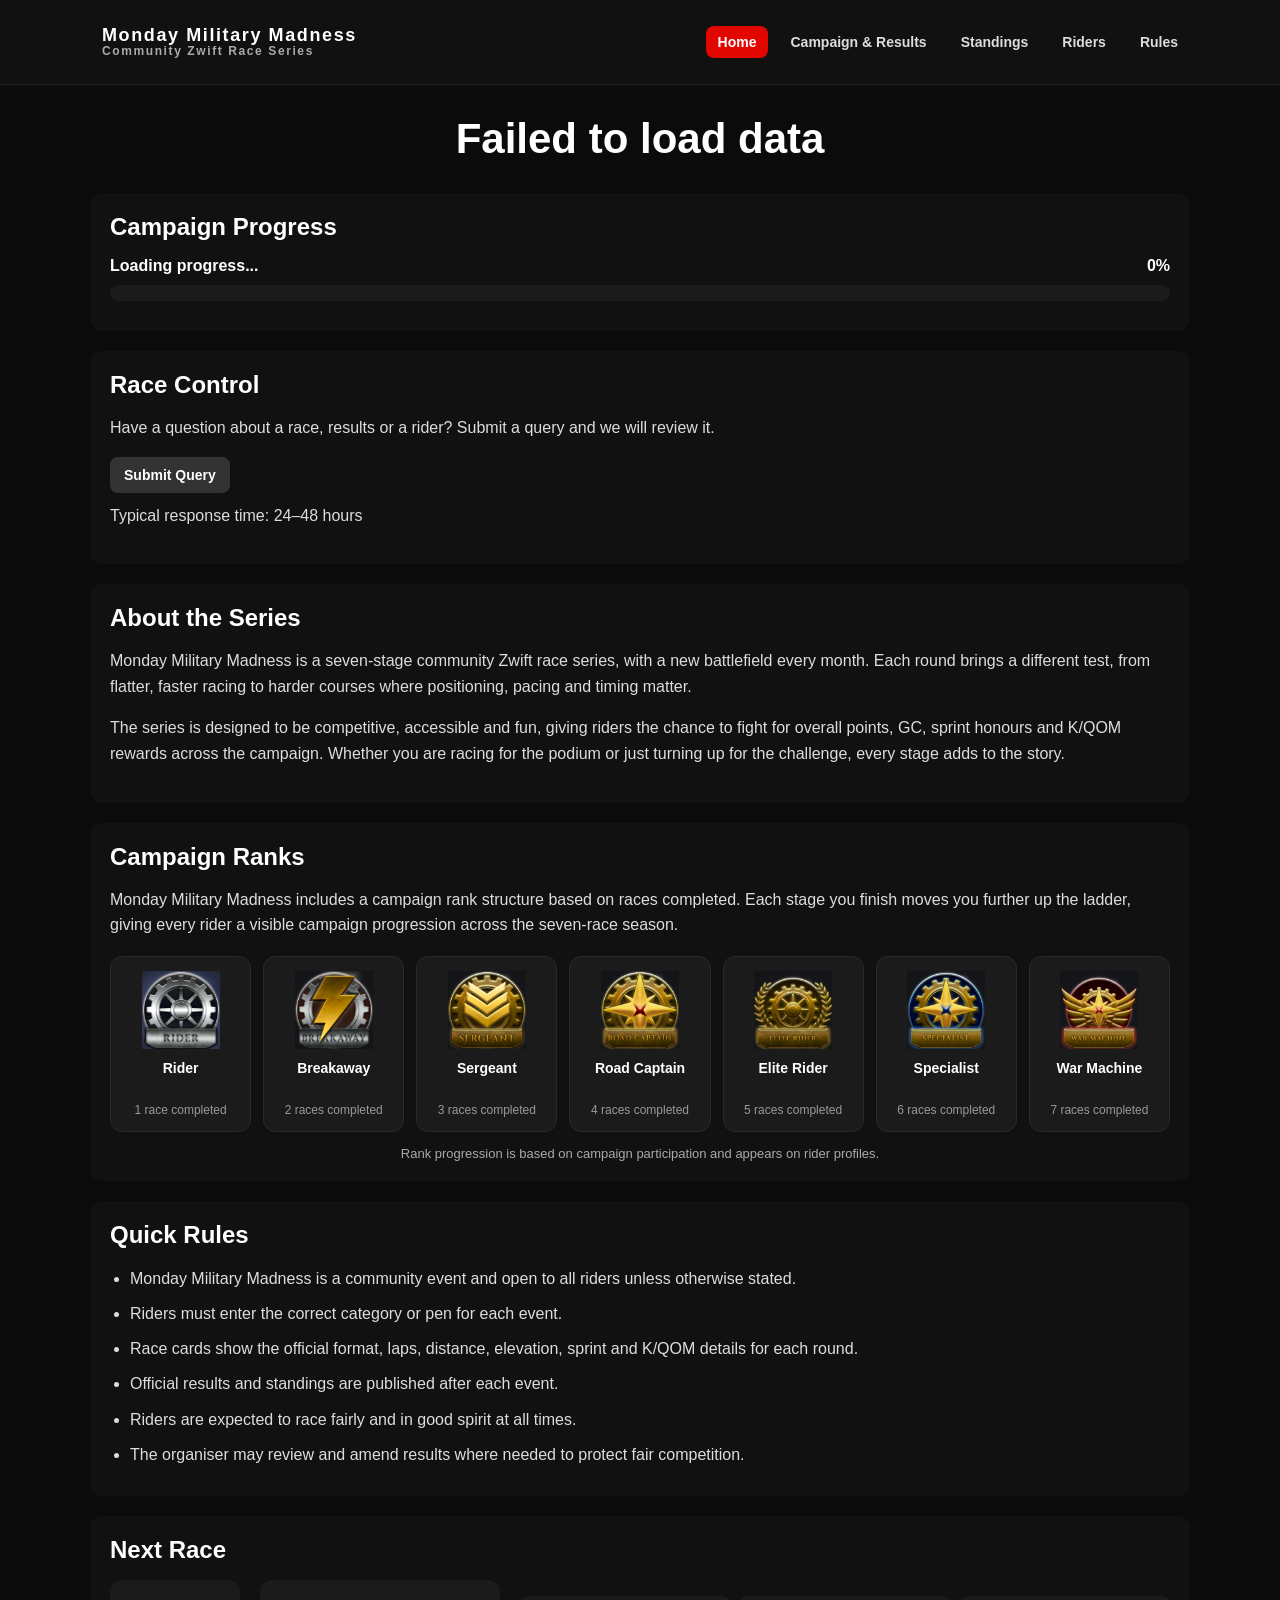
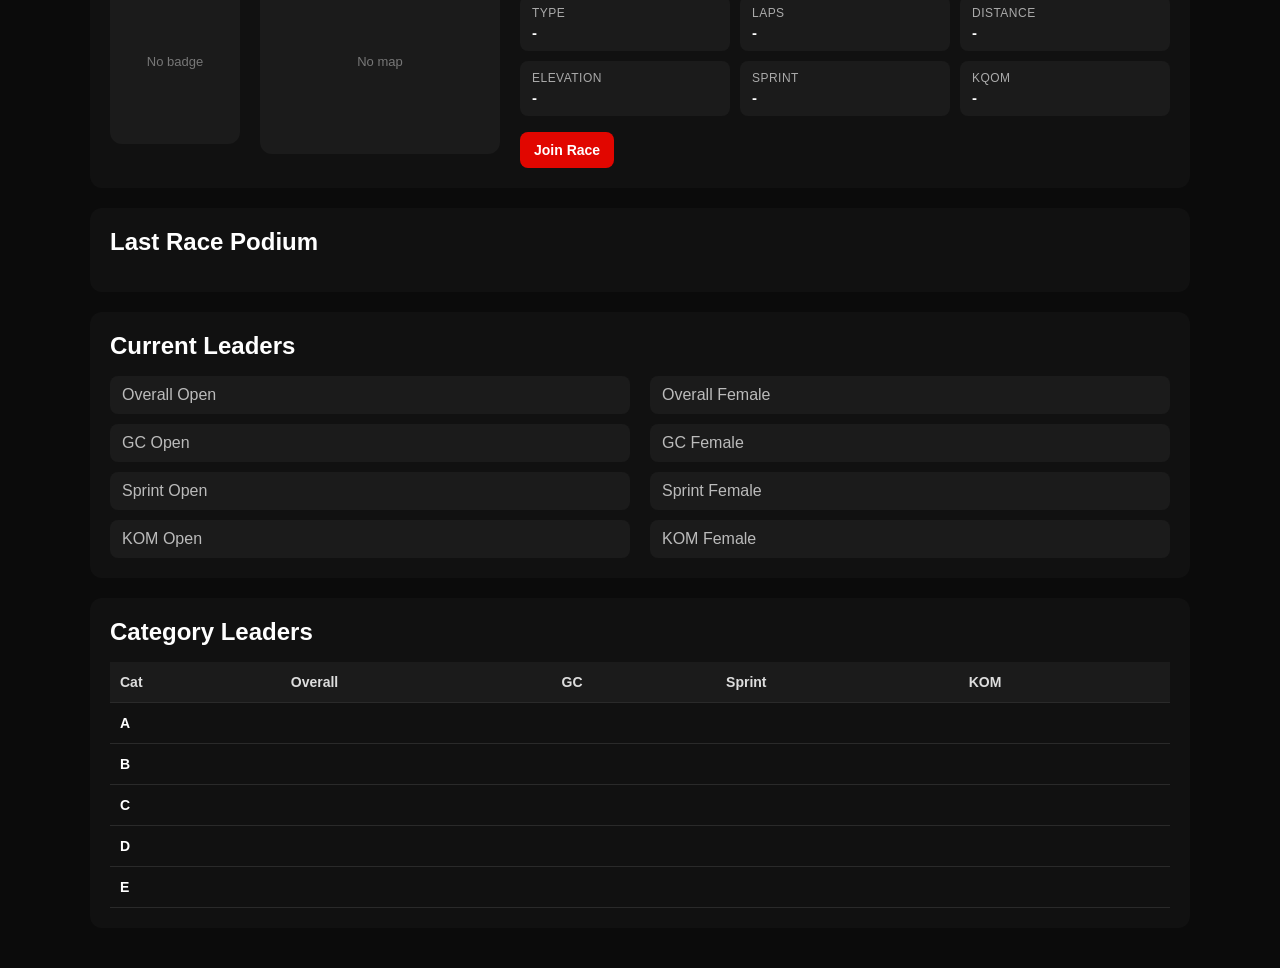
<file: index.html>
<!DOCTYPE html>
<html>
<head>
  <meta charset="UTF-8">
  <meta name="viewport" content="width=device-width, initial-scale=1.0">
  <title>Monday Military Madness</title>
  <link rel="stylesheet" href="./css/site.css">
  <style>
    #mmm-home {
      max-width: 1100px;
      margin: auto;
      padding: 20px;
    }

    .hero {
      text-align: center;
      margin-bottom: 30px;
      margin-top: 10px;
    }

    .hero h1 {
      margin: 0 0 10px 0;
      font-size: 42px;
    }

    .hero p {
      margin: 0;
      font-size: 18px;
      color: #999;
    }

    .panel h2 {
      margin-top: 0;
      margin-bottom: 16px;
    }

    .panel p {
      color: #ddd;
      line-height: 1.6;
    }

    .rules-list {
      margin: 0;
      padding-left: 20px;
      color: #ddd;
      line-height: 1.7;
    }

    .rules-list li {
      margin-bottom: 8px;
    }

    .muted {
      color: #aaa;
    }

    .next-race-layout {
      display: grid;
      grid-template-columns: 130px 240px 1fr;
      gap: 20px;
      align-items: start;
    }

    .next-race-badge {
      display: flex;
      align-items: center;
      justify-content: center;
      background: #1b1b1b;
      border-radius: 12px;
      padding: 12px;
      min-height: 140px;
    }

    .next-race-map {
      background: #1b1b1b;
      border-radius: 12px;
      padding: 12px 12px 22px 12px;
      min-height: 140px;
      position: relative;
      display: flex;
      align-items: center;
      justify-content: center;
      text-align: center;
    }

    .next-race-badge img {
      width: 110px;
      height: 110px;
      object-fit: contain;
      display: block;
    }

    .next-race-map img {
      width: 100%;
      max-width: 210px;
      height: auto;
      display: block;
    }

    .next-race-placeholder {
      color: #777;
      font-size: 13px;
      text-align: center;
    }

    .route-credit {
      position: absolute;
      bottom: 4px;
      left: 0;
      right: 0;
      font-size: 9px;
      color: #888;
      text-align: center;
      line-height: 1.2;
    }

    .route-credit a {
      color: #999;
      text-decoration: none;
    }

    .route-credit a:hover {
      text-decoration: underline;
    }

    .next-race-meta {
      display: grid;
      grid-template-columns: repeat(auto-fit, minmax(170px, 1fr));
      gap: 10px;
      margin-top: 16px;
    }

    .meta-card {
      background: #1b1b1b;
      border-radius: 8px;
      padding: 10px 12px;
    }

    .meta-label {
      font-size: 12px;
      color: #aaa;
      margin-bottom: 4px;
      text-transform: uppercase;
      letter-spacing: 0.04em;
    }

    .meta-value {
      font-size: 15px;
      font-weight: bold;
      color: #fff;
    }

    .leaders-grid {
      display: grid;
      grid-template-columns: 1fr 1fr;
      gap: 10px 20px;
    }

    .leader {
      display: flex;
      justify-content: space-between;
      align-items: center;
      margin: 0;
      font-size: 16px;
      background: #1b1b1b;
      padding: 10px 12px;
      border-radius: 8px;
    }

    .leader-label {
      color: #bbb;
    }

    .leader-value {
      text-align: right;
    }

    .leader-name {
      font-weight: bold;
    }

    .leader-sub {
      font-size: 12px;
      color: #888;
      margin-top: 2px;
    }

    .category-table-wrap {
      overflow-x: auto;
    }

    .category-table td:first-child {
      font-weight: bold;
      color: white;
    }

    .podium-grid {
      display: grid;
      grid-template-columns: repeat(3, 1fr);
      gap: 12px;
    }

    .podium-card {
      background: #1b1b1b;
      border-radius: 10px;
      padding: 14px;
      text-align: center;
    }

    .podium-pos {
      font-size: 20px;
      font-weight: bold;
      margin-bottom: 6px;
    }

    .podium-name {
      font-weight: bold;
    }

    .podium-sub {
      font-size: 12px;
      color: #999;
      margin-top: 4px;
    }

    .progress-meta {
      display: flex;
      justify-content: space-between;
      align-items: center;
      gap: 12px;
      margin-bottom: 10px;
      font-weight: bold;
    }

    .progress-bar {
      width: 100%;
      height: 16px;
      background: #1b1b1b;
      border-radius: 999px;
      overflow: hidden;
    }

    .progress-fill {
      height: 100%;
      width: 0%;
      background: linear-gradient(90deg, #e10600, #ff5a4f);
      border-radius: 999px;
      transition: width 0.5s ease;
    }

    .progress-subtext {
      margin-top: 10px;
      color: #aaa;
      font-size: 14px;
    }

    .notice-list {
      display: grid;
      gap: 12px;
    }
    
    .notice-card {
      background: #1b1b1b;
      border-left: 4px solid #e10600;
      border-radius: 8px;
      padding: 12px 14px;
    }
    
    .notice-title {
      font-weight: bold;
      margin-bottom: 6px;
      color: white;
    }
    
    .notice-message {
      color: #ddd;
      line-height: 1.5;
      white-space: pre-line;
    }
    
    .notice-updated {
      margin-top: 8px;
      font-size: 12px;
      color: #999;
    }

    .rank-panel-intro {
      color: #ddd;
      line-height: 1.6;
      margin-bottom: 18px;
    }
    
    .rank-ladder {
      display: grid;
      grid-template-columns: repeat(7, minmax(120px, 1fr));
      gap: 12px;
    }
    
    .rank-ladder-card {
      background: #1b1b1b;
      border-radius: 12px;
      padding: 14px 10px;
      text-align: center;
      border: 1px solid #2a2a2a;
      transition: transform 0.2s ease, border-color 0.2s ease, box-shadow 0.2s ease;
    }
    
    .rank-ladder-card:hover {
      transform: translateY(-3px);
      border-color: #444;
      box-shadow: 0 6px 18px rgba(0,0,0,0.25);
    }
    
    .rank-ladder-badge {
      width: 78px;
      height: 78px;
      object-fit: contain;
      display: block;
      margin: 0 auto 10px auto;
    }
    
    .rank-ladder-name {
      font-size: 14px;
      font-weight: bold;
      color: #fff;
      line-height: 1.35;
      min-height: 38px;
    }
    
    .rank-ladder-stage {
      margin-top: 6px;
      font-size: 12px;
      color: #999;
    }
    
    .rank-ladder-note {
      margin-top: 14px;
      font-size: 13px;
      color: #aaa;
      text-align: center;
    }
    
    @media (max-width: 1100px) {
      .rank-ladder {
        grid-template-columns: repeat(4, minmax(120px, 1fr));
      }
    }
    
    @media (max-width: 700px) {
      .rank-ladder {
        grid-template-columns: repeat(2, minmax(120px, 1fr));
      }
    }

    @media (max-width: 900px) {
      .leaders-grid {
        grid-template-columns: 1fr;
      }

      .next-race-layout {
        grid-template-columns: 1fr;
      }

      .next-race-badge,
      .next-race-map {
        min-height: auto;
      }

      .next-race-badge img {
        width: 100px;
        height: 100px;
      }

      .next-race-map img {
        max-width: 260px;
      }
    }

    @media (max-width: 700px) {
      .podium-grid {
        grid-template-columns: 1fr;
      }
    }
  </style>
</head>
<body>
  <nav class="top-nav">
    <div class="top-nav-inner">
      <a href="./" class="nav-logo" id="navLogo">
        <img id="navLogoImg">
        <div class="nav-title" alt="British Army Cycling">
          <div class="nav-main">Monday Military Madness</div>
          <div class="nav-sub">Community Zwift Race Series</div>
        </div>
      </a>
      <div class="nav-links">
        <a href="./" id="nav-home">Home</a>
        <a href="./results-index.html" id="nav-results">Campaign & Results</a>
        <a href="./standings.html" id="nav-standings">Standings</a>
        <a href="./riders.html" id="nav-riders">Riders</a>
        <a href="./rules.html" id="nav-rules">Rules</a>
      </div>
    </div>
  </nav>

  <div id="mmm-home">
    <div class="hero">
      <h1 id="siteTitle">Loading...</h1>
      <p id="campaignProgress" class="muted"></p>
    </div>

    <div class="panel" id="raceControlPanel" style="display:none;">
      <h2>Race Control Notices</h2>
      <div id="raceControlNotices"></div>
    </div>

    <div class="panel">
      <h2>Campaign Progress</h2>
      <div class="progress-meta">
        <div id="campaignStatusText">Loading progress...</div>
        <div id="campaignPercentText">0%</div>
      </div>
      <div class="progress-bar">
        <div id="campaignProgressFill" class="progress-fill"></div>
      </div>
      <div id="campaignNextStage" class="progress-subtext"></div>
    </div>

    <div class="panel">
      <h2>Race Control</h2>
      <p>
        Have a question about a race, results or a rider?  
        Submit a query and we will review it.
      </p>
    
      <div style="margin-top:12px;">
        <a class="btn secondary"
           href="https://docs.google.com/forms/d/e/1FAIpQLSdDoNt9v-V9eGAt6lRfbHWgZrSjwfgrHcZAx8n2pEt4iR2VJg/viewform?usp=pp_url&entry.2073866165=General+Question&entry.1320925966=I+confirm+the+information+provided+is+accurate+and+submitted+in+good+faith"
           target="_blank" rel="noopener noreferrer">
          Submit Query
        </a>
      </div>
    
      <p class="muted" style="margin-top:10px;">
        Typical response time: 24–48 hours
      </p>
    </div>

    <div class="panel">
      <h2>About the Series</h2>
      <p>
        Monday Military Madness is a seven-stage community Zwift race series, with a new battlefield every month.
        Each round brings a different test, from flatter, faster racing to harder courses where positioning,
        pacing and timing matter.
      </p>
      <p>
        The series is designed to be competitive, accessible and fun, giving riders the chance to fight for
        overall points, GC, sprint honours and K/QOM rewards across the campaign. Whether you are racing for
        the podium or just turning up for the challenge, every stage adds to the story.
      </p>
    </div>

    <div class="panel">
      <h2>Campaign Ranks</h2>
      <p class="rank-panel-intro">
        Monday Military Madness includes a campaign rank structure based on races completed.
        Each stage you finish moves you further up the ladder, giving every rider a visible
        campaign progression across the seven-race season.
      </p>
    
      <div class="rank-ladder">
        <div class="rank-ladder-card">
          <img class="rank-ladder-badge" src="./assets/ranks/Rider.png" alt="Rider badge">
          <div class="rank-ladder-name">Rider</div>
          <div class="rank-ladder-stage">1 race completed</div>
        </div>
    
        <div class="rank-ladder-card">
          <img class="rank-ladder-badge" src="./assets/ranks/Breakaway.png" alt="Breakaway badge">
          <div class="rank-ladder-name">Breakaway</div>
          <div class="rank-ladder-stage">2 races completed</div>
        </div>
    
        <div class="rank-ladder-card">
          <img class="rank-ladder-badge" src="./assets/ranks/Sergeant.png" alt="Sergeant badge">
          <div class="rank-ladder-name">Sergeant</div>
          <div class="rank-ladder-stage">3 races completed</div>
        </div>
    
        <div class="rank-ladder-card">
          <img class="rank-ladder-badge" src="./assets/ranks/Road-Captain.png" alt="Road Captain badge">
          <div class="rank-ladder-name">Road Captain</div>
          <div class="rank-ladder-stage">4 races completed</div>
        </div>
    
        <div class="rank-ladder-card">
          <img class="rank-ladder-badge" src="./assets/ranks/Elite-Rider.png" alt="Elite Rider badge">
          <div class="rank-ladder-name">Elite Rider</div>
          <div class="rank-ladder-stage">5 races completed</div>
        </div>
    
        <div class="rank-ladder-card">
          <img class="rank-ladder-badge" src="./assets/ranks/Specialist.png" alt="Specialist badge">
          <div class="rank-ladder-name">Specialist</div>
          <div class="rank-ladder-stage">6 races completed</div>
        </div>
    
        <div class="rank-ladder-card">
          <img class="rank-ladder-badge" src="./assets/ranks/War-Machine.png" alt="War Machine badge">
          <div class="rank-ladder-name">War Machine</div>
          <div class="rank-ladder-stage">7 races completed</div>
        </div>
      </div>
    
      <div class="rank-ladder-note">
        Rank progression is based on campaign participation and appears on rider profiles.
      </div>
    </div>

    <div class="panel">
      <h2>Quick Rules</h2>
      <ul class="rules-list">
        <li>Monday Military Madness is a community event and open to all riders unless otherwise stated.</li>
        <li>Riders must enter the correct category or pen for each event.</li>
        <li>Race cards show the official format, laps, distance, elevation, sprint and K/QOM details for each round.</li>
        <li>Official results and standings are published after each event.</li>
        <li>Riders are expected to race fairly and in good spirit at all times.</li>
        <li>The organiser may review and amend results where needed to protect fair competition.</li>
      </ul>
    </div>

    <div class="panel">
      <h2>Next Race</h2>

      <div class="next-race-layout">
        <div class="next-race-badge" id="nextRaceBadgeWrap">
          <div class="next-race-placeholder">No badge</div>
        </div>

        <div class="next-race-map" id="nextRaceMapWrap">
          <div class="next-race-placeholder">No map</div>
        </div>

        <div>
          <div id="nextRaceName"></div>
          <div id="nextRaceDate" class="muted"></div>
          <div id="nextRaceCourse" class="muted"></div>

          <div class="next-race-meta">
            <div class="meta-card">
              <div class="meta-label">Type</div>
              <div class="meta-value" id="nextRaceType">-</div>
            </div>
            <div class="meta-card">
              <div class="meta-label">Laps</div>
              <div class="meta-value" id="nextRaceLaps">-</div>
            </div>
            <div class="meta-card">
              <div class="meta-label">Distance</div>
              <div class="meta-value" id="nextRaceDistance">-</div>
            </div>
            <div class="meta-card">
              <div class="meta-label">Elevation</div>
              <div class="meta-value" id="nextRaceElevation">-</div>
            </div>
            <div class="meta-card">
              <div class="meta-label">Sprint</div>
              <div class="meta-value" id="nextRaceSprint">-</div>
            </div>
            <div class="meta-card">
              <div class="meta-label">KQOM</div>
              <div class="meta-value" id="nextRaceKQOM">-</div>
            </div>
          </div>

          <div style="margin-top:16px; display:flex; gap:10px; flex-wrap:wrap;">
            <a id="racePassLink" class="btn" target="_blank" rel="noopener noreferrer" href="#">Join Race</a>
            <a id="watchLiveLink" class="btn live" target="_blank" rel="noopener noreferrer" href="#" style="display:none;">
              Watch Live
            </a>
          </div>
        </div>
      </div>
    </div>

    <div class="panel">
      <h2>Last Race Podium</h2>
      <div id="podiumWrap" class="podium-grid"></div>
    </div>

    <div class="panel">
      <h2>Current Leaders</h2>

      <div class="leaders-grid">
        <div class="leader">
          <div class="leader-label">Overall Open</div>
          <div class="leader-value">
            <div class="leader-name" id="overallOpenLeader"></div>
            <div class="leader-sub" id="overallOpenLeaderSub"></div>
          </div>
        </div>

        <div class="leader">
          <div class="leader-label">Overall Female</div>
          <div class="leader-value">
            <div class="leader-name" id="overallFemaleLeader"></div>
            <div class="leader-sub" id="overallFemaleLeaderSub"></div>
          </div>
        </div>

        <div class="leader">
          <div class="leader-label">GC Open</div>
          <div class="leader-value">
            <div class="leader-name" id="gcOpenLeader"></div>
            <div class="leader-sub" id="gcOpenLeaderSub"></div>
          </div>
        </div>

        <div class="leader">
          <div class="leader-label">GC Female</div>
          <div class="leader-value">
            <div class="leader-name" id="gcFemaleLeader"></div>
            <div class="leader-sub" id="gcFemaleLeaderSub"></div>
          </div>
        </div>

        <div class="leader">
          <div class="leader-label">Sprint Open</div>
          <div class="leader-value">
            <div class="leader-name" id="sprintOpenLeader"></div>
            <div class="leader-sub" id="sprintOpenLeaderSub"></div>
          </div>
        </div>

        <div class="leader">
          <div class="leader-label">Sprint Female</div>
          <div class="leader-value">
            <div class="leader-name" id="sprintFemaleLeader"></div>
            <div class="leader-sub" id="sprintFemaleLeaderSub"></div>
          </div>
        </div>

        <div class="leader">
          <div class="leader-label">KOM Open</div>
          <div class="leader-value">
            <div class="leader-name" id="komOpenLeader"></div>
            <div class="leader-sub" id="komOpenLeaderSub"></div>
          </div>
        </div>

        <div class="leader">
          <div class="leader-label">KOM Female</div>
          <div class="leader-value">
            <div class="leader-name" id="komFemaleLeader"></div>
            <div class="leader-sub" id="komFemaleLeaderSub"></div>
          </div>
        </div>
      </div>
    </div>

    <div class="panel">
      <h2>Category Leaders</h2>

      <div class="category-table-wrap">
        <table class="category-table">
          <thead>
            <tr>
              <th>Cat</th>
              <th>Overall</th>
              <th>GC</th>
              <th>Sprint</th>
              <th>KOM</th>
            </tr>
          </thead>
          <tbody>
            <tr>
              <td>A</td>
              <td id="catAOverall"></td>
              <td id="catAGC"></td>
              <td id="catASprint"></td>
              <td id="catAKOM"></td>
            </tr>
            <tr>
              <td>B</td>
              <td id="catBOverall"></td>
              <td id="catBGC"></td>
              <td id="catBSprint"></td>
              <td id="catBKOM"></td>
            </tr>
            <tr>
              <td>C</td>
              <td id="catCOverall"></td>
              <td id="catCGC"></td>
              <td id="catCSprint"></td>
              <td id="catCKOM"></td>
            </tr>
            <tr>
              <td>D</td>
              <td id="catDOverall"></td>
              <td id="catDGC"></td>
              <td id="catDSprint"></td>
              <td id="catDKOM"></td>
            </tr>
            <tr>
              <td>E</td>
              <td id="catEOverall"></td>
              <td id="catEGC"></td>
              <td id="catESprint"></td>
              <td id="catEKOM"></td>
            </tr>
          </tbody>
        </table>
      </div>
    </div>
  </div>

  <script src="./js/config.js"></script>
  <script src="./js/site.js"></script>
  <script>
    function setLeader(nameId, subId, row, mode) {
      const nameEl = document.getElementById(nameId);
      const subEl = document.getElementById(subId);

      if (!row) {
        nameEl.innerText = "-";
        subEl.innerText = "";
        return;
      }

      nameEl.innerText = row.Name || "-";

      if (mode === "time") {
        subEl.innerText = row["Time"] || "";
      } else {
        subEl.innerText = row["Total Points"] ? `${row["Total Points"]} pts` : "";
      }
    }

    function setCategoryLeader(cellId, row, mode) {
      const el = document.getElementById(cellId);
      if (!el) return;

      if (!row) {
        el.innerText = "-";
        return;
      }

      if (mode === "time") {
        el.innerText = `${row.Name || "-"}${row["Time"] ? ` (${row["Time"]})` : ""}`;
      } else {
        el.innerText = `${row.Name || "-"}${row["Total Points"] ? ` (${row["Total Points"]})` : ""}`;
      }
    }

    function setText(id, value) {
      const el = document.getElementById(id);
      if (!el) return;
      el.innerText = value ? value : "-";
    }

    function getBadgeUrl(race, assets) {
      if (!race || !assets) return "";
      const key = race["Race Name"] || race["Stage Name"] || "";
      return assets?.Badges?.[key] || "";
    }

    function getRouteMap(courseName, assets) {
      if (!courseName || !assets) return "";
      return assets?.RouteMaps?.[courseName] || "";
    }

    function renderNextRaceBadge(race, assets) {
      const wrap = document.getElementById("nextRaceBadgeWrap");
      if (!wrap) return;

      const badgeUrl = getBadgeUrl(race, assets);

      if (badgeUrl) {
        const alt = race?.["Race Display"] || race?.["Race Name"] || "Race badge";
        wrap.innerHTML = `<img src="${badgeUrl}" alt="${alt}">`;
      } else {
        wrap.innerHTML = `<div class="next-race-placeholder">No badge</div>`;
      }
    }

    function renderNextRaceMap(race, assets) {
      const wrap = document.getElementById("nextRaceMapWrap");
      if (!wrap) return;

      const mapUrl = getRouteMap(race?.["Course Name"], assets);

      if (mapUrl) {
        const alt = race?.["Course Name"] || "Route map";
        wrap.innerHTML = `
          <img src="${mapUrl}" alt="${alt}">
          <div class="route-credit">
            Map:
            <a href="https://zwiftinsider.com" target="_blank" rel="noopener noreferrer">ZwiftInsider</a> /
            <a href="https://zwifthacks.com" target="_blank" rel="noopener noreferrer">ZwiftHacks</a>
          </div>
        `;
      } else {
        wrap.innerHTML = `<div class="next-race-placeholder">No map</div>`;
      }
    }

    function renderCategoryLeaders(leaders) {
      setCategoryLeader("catAOverall", leaders.overall?.cats?.A, "points");
      setCategoryLeader("catAGC", leaders.gc?.cats?.A, "time");
      setCategoryLeader("catASprint", leaders.sprint?.cats?.A, "points");
      setCategoryLeader("catAKOM", leaders.kom?.cats?.A, "points");

      setCategoryLeader("catBOverall", leaders.overall?.cats?.B, "points");
      setCategoryLeader("catBGC", leaders.gc?.cats?.B, "time");
      setCategoryLeader("catBSprint", leaders.sprint?.cats?.B, "points");
      setCategoryLeader("catBKOM", leaders.kom?.cats?.B, "points");

      setCategoryLeader("catCOverall", leaders.overall?.cats?.C, "points");
      setCategoryLeader("catCGC", leaders.gc?.cats?.C, "time");
      setCategoryLeader("catCSprint", leaders.sprint?.cats?.C, "points");
      setCategoryLeader("catCKOM", leaders.kom?.cats?.C, "points");

      setCategoryLeader("catDOverall", leaders.overall?.cats?.D, "points");
      setCategoryLeader("catDGC", leaders.gc?.cats?.D, "time");
      setCategoryLeader("catDSprint", leaders.sprint?.cats?.D, "points");
      setCategoryLeader("catDKOM", leaders.kom?.cats?.D, "points");

      setCategoryLeader("catEOverall", leaders.overall?.cats?.E, "points");
      setCategoryLeader("catEGC", leaders.gc?.cats?.E, "time");
      setCategoryLeader("catESprint", leaders.sprint?.cats?.E, "points");
      setCategoryLeader("catEKOM", leaders.kom?.cats?.E, "points");
    }

    function renderPodium(podium) {
      const wrap = document.getElementById("podiumWrap");
      if (!wrap) return;

      if (!podium || !podium.length) {
        wrap.innerHTML = `<div class="next-race-placeholder">No completed race yet</div>`;
        return;
      }

      wrap.innerHTML = podium.map((r, i) => `
        <div class="podium-card">
          <div class="podium-pos">${i + 1}</div>
          <div class="podium-name">${r["Name"] || "-"}</div>
          <div class="podium-sub">${r["Time"] || ""}</div>
        </div>
      `).join("");
    }

    function renderCampaignProgress(campaign) {
      const statusEl = document.getElementById("campaignStatusText");
      const percentEl = document.getElementById("campaignPercentText");
      const fillEl = document.getElementById("campaignProgressFill");
      const nextStageEl = document.getElementById("campaignNextStage");

      if (!campaign) {
        statusEl.innerText = "Progress unavailable";
        percentEl.innerText = "";
        fillEl.style.width = "0%";
        nextStageEl.innerText = "";
        return;
      }

      statusEl.innerText = campaign.statusText || "";
      percentEl.innerText = `${campaign.percentComplete || 0}%`;
      fillEl.style.width = `${campaign.percentComplete || 0}%`;

      if (campaign.remainingStages === 0) {
        nextStageEl.innerText = "Campaign complete.";
      } else if (campaign.nextStageNumber) {
        nextStageEl.innerText = `Next stage: ${campaign.nextStageNumber}`;
      } else {
        nextStageEl.innerText = `${campaign.remainingStages} stages remaining`;
      }
    }

    function renderHomePage(data) {
      if (!data || data.ok === false) {
        document.getElementById("siteTitle").innerText = "Failed to load data";
        console.error(data);
        return;
      }

      const panels = data.panels || {};
      const leaders = data.leaders || {};
      const assets = data.assets || {};
      const nextRace = data.nextRace || null;

      renderCampaignProgress(data.campaign || null);

      document.getElementById("siteTitle").innerText =
        panels.Hero?.SiteTitle || "Monday Military Madness";

      document.getElementById("campaignProgress").innerText =
        panels.Hero?.CampaignProgress || "";

      document.getElementById("nextRaceName").innerText =
        panels.NextRace?.RaceName || "";

      document.getElementById("nextRaceDate").innerText =
        panels.NextRace?.Date ? `Date: ${panels.NextRace.Date}` : "";

      document.getElementById("nextRaceCourse").innerText =
        panels.NextRace?.Course ? `Course: ${panels.NextRace.Course}` : "";

      setText("nextRaceType", panels.NextRace?.Type || "");
      setText("nextRaceLaps", panels.NextRace?.Laps || "");
      setText("nextRaceDistance", panels.NextRace?.Distance || "");
      setText("nextRaceElevation", panels.NextRace?.Elevation || "");
      setText("nextRaceSprint", panels.NextRace?.Sprint || "");
      setText("nextRaceKQOM", panels.NextRace?.KQOM || "");

      renderNextRaceBadge(nextRace, assets);
      renderNextRaceMap(nextRace, assets);

      const raceLink = document.getElementById("racePassLink");
      raceLink.href = panels.NextRace?.RacePass || "#";

      const watchLiveLink = document.getElementById("watchLiveLink");
      const youtubeLink = panels.NextRace?.YouTubeLink || "";
      
      if (youtubeLink) {
        watchLiveLink.href = youtubeLink;
        watchLiveLink.style.display = "inline-block";
      } else {
        watchLiveLink.href = "#";
        watchLiveLink.style.display = "none";
      }

      setLeader("overallOpenLeader", "overallOpenLeaderSub", leaders.overall?.open, "points");
      setLeader("overallFemaleLeader", "overallFemaleLeaderSub", leaders.overall?.female, "points");

      setLeader("gcOpenLeader", "gcOpenLeaderSub", leaders.gc?.open, "time");
      setLeader("gcFemaleLeader", "gcFemaleLeaderSub", leaders.gc?.female, "time");

      setLeader("sprintOpenLeader", "sprintOpenLeaderSub", leaders.sprint?.open, "points");
      setLeader("sprintFemaleLeader", "sprintFemaleLeaderSub", leaders.sprint?.female, "points");

      setLeader("komOpenLeader", "komOpenLeaderSub", leaders.kom?.open, "points");
      setLeader("komFemaleLeader", "komFemaleLeaderSub", leaders.kom?.female, "points");

      renderCategoryLeaders(leaders);
      renderPodium(data.podium || []);
    }

    async function loadHomePage() {
      try {
        const data = await api("home");
        renderHomePage(data);
      } catch (err) {
        document.getElementById("siteTitle").innerText = "Failed to load data";
        console.error(err);
      }
    }

    function renderRaceControlNotices(data) {
      const panel = document.getElementById("raceControlPanel");
      const wrap = document.getElementById("raceControlNotices");
    
      if (!panel || !wrap) return;
    
      if (!data || data.ok === false || !data.notices || !data.notices.length) {
        panel.style.display = "none";
        return;
      }
    
      panel.style.display = "block";
    
      wrap.innerHTML = `
        <div class="notice-list">
          ${data.notices.map(notice => `
            <div class="notice-card">
              <div class="notice-title">${notice.title || "Notice"}</div>
              <div class="notice-message">${notice.message || ""}</div>
              ${notice.lastUpdated ? `<div class="notice-updated">Updated: ${notice.lastUpdated}</div>` : ""}
            </div>
          `).join("")}
        </div>
      `;
    }
    
    async function loadRaceControlNotices() {
      try {
        const data = await api("race-control-notices");
        renderRaceControlNotices(data);
      } catch (err) {
        console.error("Failed to load race control notices", err);
      }
    }

    loadHomePage();
    loadRaceControlNotices();
  </script>
</body>
</html>
</file>
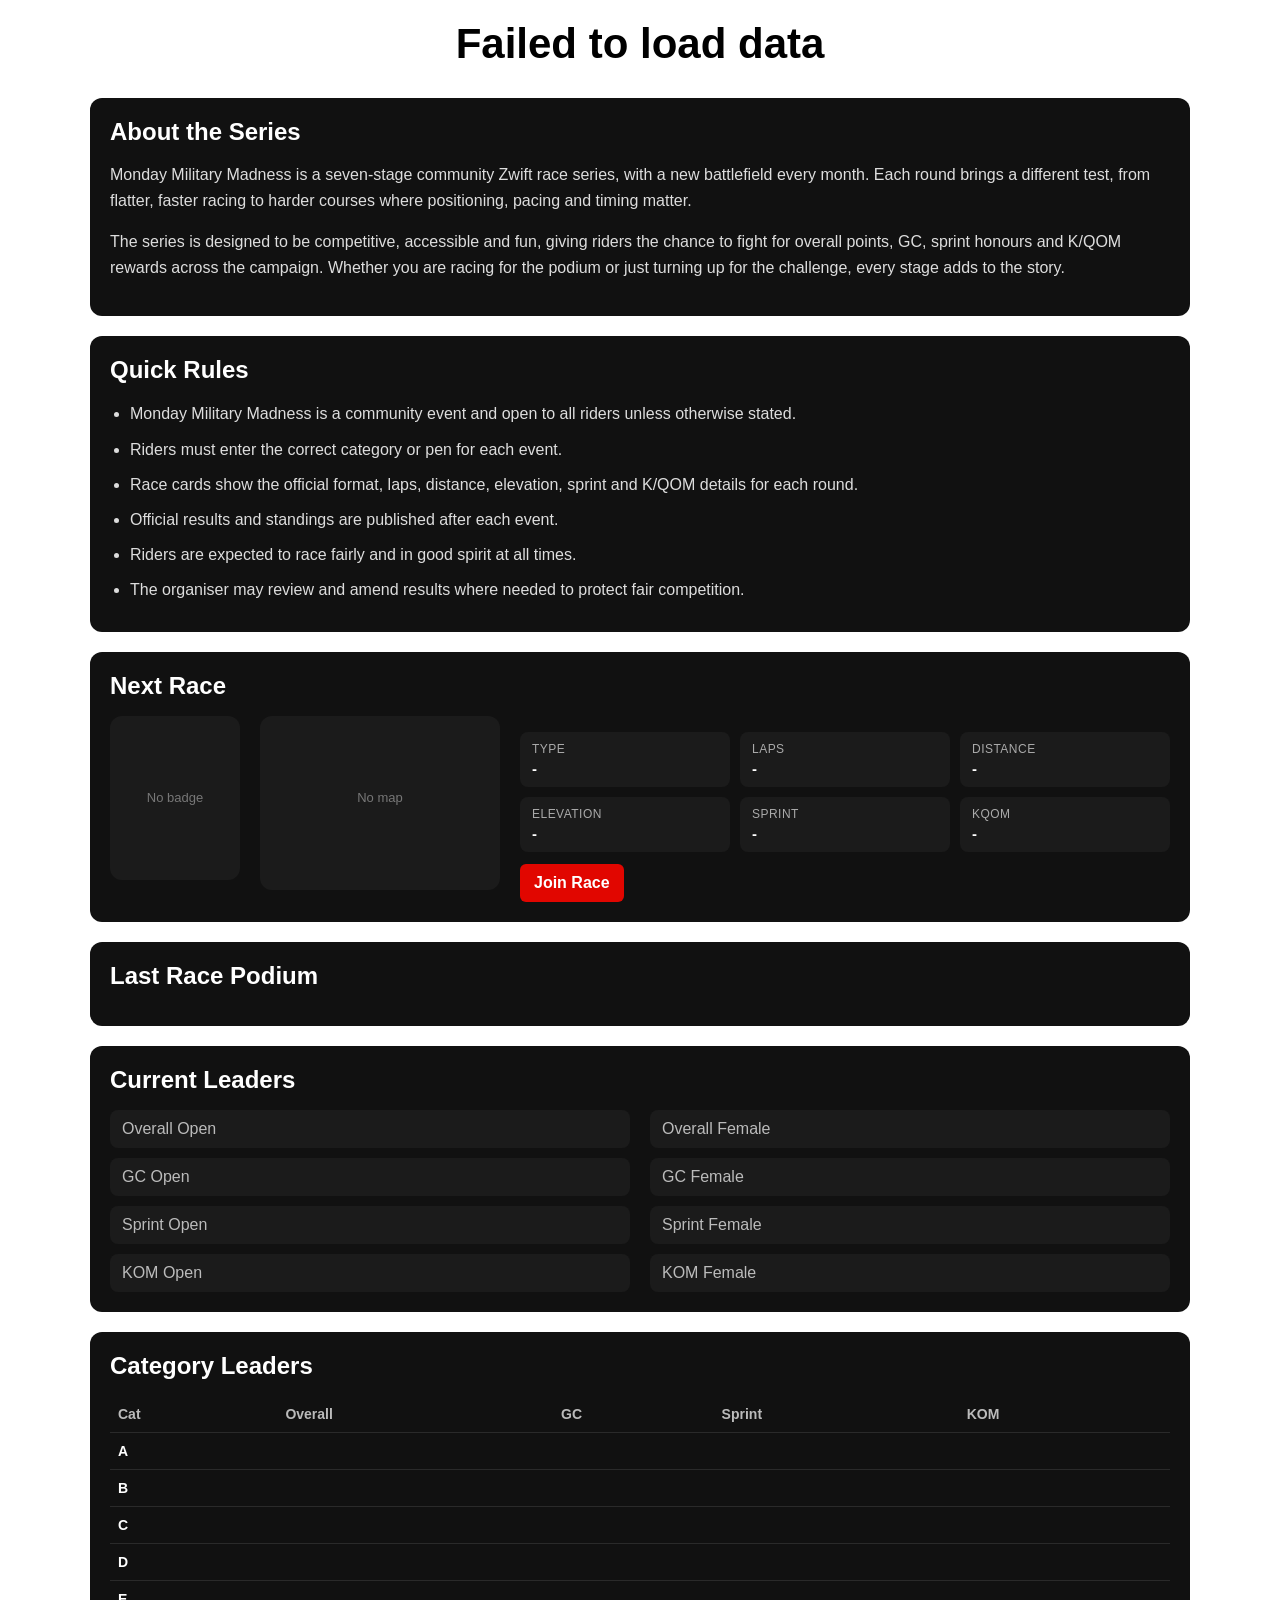
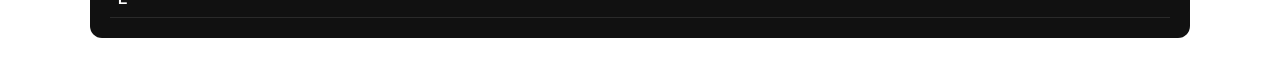
<file: home.html>
<!DOCTYPE html>
<html>
<head>
  <meta charset="UTF-8">
  <meta name="viewport" content="width=device-width, initial-scale=1.0">
  <title>Monday Military Madness</title>
  <style>
    body {
      margin: 0;
      font-family: Arial, sans-serif;
      background: transparent;
    }

    #mmm-home {
      max-width: 1100px;
      margin: auto;
      padding: 20px;
    }

    .hero {
      text-align: center;
      margin-bottom: 30px;
    }

    .hero h1 {
      margin: 0 0 10px 0;
      font-size: 42px;
    }

    .hero p {
      margin: 0;
      font-size: 18px;
      color: #555;
    }

    .panel {
      background: #111;
      color: white;
      padding: 20px;
      margin-bottom: 20px;
      border-radius: 12px;
    }

    .panel h2 {
      margin-top: 0;
      margin-bottom: 16px;
    }

    .panel p {
      color: #ddd;
      line-height: 1.6;
    }

    .rules-list {
      margin: 0;
      padding-left: 20px;
      color: #ddd;
      line-height: 1.7;
    }

    .rules-list li {
      margin-bottom: 8px;
    }

    .btn {
      display: inline-block;
      margin-top: 12px;
      background: #e10600;
      padding: 10px 14px;
      color: white;
      text-decoration: none;
      border-radius: 6px;
      font-weight: bold;
    }

    .btn.secondary-btn {
      background: #333;
    }

    .muted {
      color: #aaa;
    }

    .next-race-layout {
      display: grid;
      grid-template-columns: 130px 240px 1fr;
      gap: 20px;
      align-items: start;
    }

    .next-race-badge {
      display: flex;
      align-items: center;
      justify-content: center;
      background: #1b1b1b;
      border-radius: 12px;
      padding: 12px;
      min-height: 140px;
    }

    .next-race-map {
      background: #1b1b1b;
      border-radius: 12px;
      padding: 12px 12px 22px 12px;
      min-height: 140px;
      position: relative;
      display: flex;
      align-items: center;
      justify-content: center;
      text-align: center;
    }

    .next-race-badge img {
      width: 110px;
      height: 110px;
      object-fit: contain;
      display: block;
    }

    .next-race-map img {
      width: 100%;
      max-width: 210px;
      height: auto;
      display: block;
    }

    .next-race-placeholder {
      color: #777;
      font-size: 13px;
      text-align: center;
    }

    .route-credit {
      position: absolute;
      bottom: 4px;
      left: 0;
      right: 0;
      font-size: 9px;
      color: #888;
      text-align: center;
      line-height: 1.2;
    }

    .route-credit a {
      color: #999;
      text-decoration: none;
    }

    .route-credit a:hover {
      text-decoration: underline;
    }

    .next-race-meta {
      display: grid;
      grid-template-columns: repeat(auto-fit, minmax(170px, 1fr));
      gap: 10px;
      margin-top: 16px;
    }

    .meta-card {
      background: #1b1b1b;
      border-radius: 8px;
      padding: 10px 12px;
    }

    .meta-label {
      font-size: 12px;
      color: #aaa;
      margin-bottom: 4px;
      text-transform: uppercase;
      letter-spacing: 0.04em;
    }

    .meta-value {
      font-size: 15px;
      font-weight: bold;
      color: #fff;
    }

    .leaders-grid {
      display: grid;
      grid-template-columns: 1fr 1fr;
      gap: 10px 20px;
    }

    .leader {
      display: flex;
      justify-content: space-between;
      align-items: center;
      margin: 0;
      font-size: 16px;
      background: #1b1b1b;
      padding: 10px 12px;
      border-radius: 8px;
    }

    .leader-label {
      color: #bbb;
    }

    .leader-value {
      text-align: right;
    }

    .leader-name {
      font-weight: bold;
    }

    .leader-sub {
      font-size: 12px;
      color: #888;
      margin-top: 2px;
    }

    .category-table-wrap {
      overflow-x: auto;
    }

    .category-table {
      width: 100%;
      border-collapse: collapse;
      font-size: 14px;
    }

    .category-table th,
    .category-table td {
      padding: 10px 8px;
      border-bottom: 1px solid #2a2a2a;
      text-align: left;
    }

    .category-table th {
      color: #bbb;
      font-weight: bold;
    }

    .category-table td:first-child {
      font-weight: bold;
      color: white;
    }

    @media (max-width: 900px) {
      .leaders-grid {
        grid-template-columns: 1fr;
      }

      .next-race-layout {
        grid-template-columns: 1fr;
      }

      .next-race-badge,
      .next-race-map {
        min-height: auto;
      }

      .next-race-badge img {
        width: 100px;
        height: 100px;
      }

      .next-race-map img {
        max-width: 260px;
      }
    }

    .podium-grid {
      display: grid;
      grid-template-columns: repeat(3, 1fr);
      gap: 12px;
    }

    .podium-card {
      background: #1b1b1b;
      border-radius: 10px;
      padding: 14px;
      text-align: center;
    }

    .podium-pos {
      font-size: 20px;
      font-weight: bold;
      margin-bottom: 6px;
    }

    .podium-name {
      font-weight: bold;
    }

    .podium-sub {
      font-size: 12px;
      color: #999;
      margin-top: 4px;
    }

    @media (max-width: 700px) {
      .podium-grid {
        grid-template-columns: 1fr;
      }
    }
  </style>
</head>
<body>
  <div id="mmm-home">

    <div class="hero">
      <h1 id="siteTitle">Loading...</h1>
      <p id="campaignProgress" class="muted"></p>
    </div>

    <div class="panel">
      <h2>About the Series</h2>
      <p>
        Monday Military Madness is a seven-stage community Zwift race series, with a new battlefield every month.
        Each round brings a different test, from flatter, faster racing to harder courses where positioning,
        pacing and timing matter.
      </p>
      <p>
        The series is designed to be competitive, accessible and fun, giving riders the chance to fight for
        overall points, GC, sprint honours and K/QOM rewards across the campaign. Whether you are racing for
        the podium or just turning up for the challenge, every stage adds to the story.
      </p>
    </div>

    <div class="panel">
      <h2>Quick Rules</h2>
      <ul class="rules-list">
        <li>Monday Military Madness is a community event and open to all riders unless otherwise stated.</li>
        <li>Riders must enter the correct category or pen for each event.</li>
        <li>Race cards show the official format, laps, distance, elevation, sprint and K/QOM details for each round.</li>
        <li>Official results and standings are published after each event.</li>
        <li>Riders are expected to race fairly and in good spirit at all times.</li>
        <li>The organiser may review and amend results where needed to protect fair competition.</li>
      </ul>
    </div>

    <div class="panel">
      <h2>Next Race</h2>

      <div class="next-race-layout">
        <div class="next-race-badge" id="nextRaceBadgeWrap">
          <div class="next-race-placeholder">No badge</div>
        </div>

        <div class="next-race-map" id="nextRaceMapWrap">
          <div class="next-race-placeholder">No map</div>
        </div>

        <div>
          <div id="nextRaceName"></div>
          <div id="nextRaceDate" class="muted"></div>
          <div id="nextRaceCourse" class="muted"></div>

          <div class="next-race-meta">
            <div class="meta-card">
              <div class="meta-label">Type</div>
              <div class="meta-value" id="nextRaceType">-</div>
            </div>
            <div class="meta-card">
              <div class="meta-label">Laps</div>
              <div class="meta-value" id="nextRaceLaps">-</div>
            </div>
            <div class="meta-card">
              <div class="meta-label">Distance</div>
              <div class="meta-value" id="nextRaceDistance">-</div>
            </div>
            <div class="meta-card">
              <div class="meta-label">Elevation</div>
              <div class="meta-value" id="nextRaceElevation">-</div>
            </div>
            <div class="meta-card">
              <div class="meta-label">Sprint</div>
              <div class="meta-value" id="nextRaceSprint">-</div>
            </div>
            <div class="meta-card">
              <div class="meta-label">KQOM</div>
              <div class="meta-value" id="nextRaceKQOM">-</div>
            </div>
          </div>

          <a id="racePassLink" class="btn" target="_blank" href="#">Join Race</a>
        </div>
      </div>
    </div>

    <div class="panel">
      <h2>Last Race Podium</h2>
      <div id="podiumWrap" class="podium-grid"></div>
    </div>

    <div class="panel">
      <h2>Current Leaders</h2>

      <div class="leaders-grid">
        <div class="leader">
          <div class="leader-label">Overall Open</div>
          <div class="leader-value">
            <div class="leader-name" id="overallOpenLeader"></div>
            <div class="leader-sub" id="overallOpenLeaderSub"></div>
          </div>
        </div>

        <div class="leader">
          <div class="leader-label">Overall Female</div>
          <div class="leader-value">
            <div class="leader-name" id="overallFemaleLeader"></div>
            <div class="leader-sub" id="overallFemaleLeaderSub"></div>
          </div>
        </div>

        <div class="leader">
          <div class="leader-label">GC Open</div>
          <div class="leader-value">
            <div class="leader-name" id="gcOpenLeader"></div>
            <div class="leader-sub" id="gcOpenLeaderSub"></div>
          </div>
        </div>

        <div class="leader">
          <div class="leader-label">GC Female</div>
          <div class="leader-value">
            <div class="leader-name" id="gcFemaleLeader"></div>
            <div class="leader-sub" id="gcFemaleLeaderSub"></div>
          </div>
        </div>

        <div class="leader">
          <div class="leader-label">Sprint Open</div>
          <div class="leader-value">
            <div class="leader-name" id="sprintOpenLeader"></div>
            <div class="leader-sub" id="sprintOpenLeaderSub"></div>
          </div>
        </div>

        <div class="leader">
          <div class="leader-label">Sprint Female</div>
          <div class="leader-value">
            <div class="leader-name" id="sprintFemaleLeader"></div>
            <div class="leader-sub" id="sprintFemaleLeaderSub"></div>
          </div>
        </div>

        <div class="leader">
          <div class="leader-label">KOM Open</div>
          <div class="leader-value">
            <div class="leader-name" id="komOpenLeader"></div>
            <div class="leader-sub" id="komOpenLeaderSub"></div>
          </div>
        </div>

        <div class="leader">
          <div class="leader-label">KOM Female</div>
          <div class="leader-value">
            <div class="leader-name" id="komFemaleLeader"></div>
            <div class="leader-sub" id="komFemaleLeaderSub"></div>
          </div>
        </div>
      </div>
    </div>

    <div class="panel">
      <h2>Category Leaders</h2>

      <div class="category-table-wrap">
        <table class="category-table">
          <thead>
            <tr>
              <th>Cat</th>
              <th>Overall</th>
              <th>GC</th>
              <th>Sprint</th>
              <th>KOM</th>
            </tr>
          </thead>
          <tbody>
            <tr>
              <td>A</td>
              <td id="catAOverall"></td>
              <td id="catAGC"></td>
              <td id="catASprint"></td>
              <td id="catAKOM"></td>
            </tr>
            <tr>
              <td>B</td>
              <td id="catBOverall"></td>
              <td id="catBGC"></td>
              <td id="catBSprint"></td>
              <td id="catBKOM"></td>
            </tr>
            <tr>
              <td>C</td>
              <td id="catCOverall"></td>
              <td id="catCGC"></td>
              <td id="catCSprint"></td>
              <td id="catCKOM"></td>
            </tr>
            <tr>
              <td>D</td>
              <td id="catDOverall"></td>
              <td id="catDGC"></td>
              <td id="catDSprint"></td>
              <td id="catDKOM"></td>
            </tr>
            <tr>
              <td>E</td>
              <td id="catEOverall"></td>
              <td id="catEGC"></td>
              <td id="catESprint"></td>
              <td id="catEKOM"></td>
            </tr>
          </tbody>
        </table>
      </div>
    </div>

  </div>

  <script>
    const API_BASE = "https://script.google.com/macros/s/AKfycbyXmaCTP9hMKVMZzfsGc73W8jEatq0M5pKP6Wg1X6olc-r1uCDHTSvzj5RZNSFk9qxvPA/exec";

    function setLeader(nameId, subId, row, mode) {
      const nameEl = document.getElementById(nameId);
      const subEl = document.getElementById(subId);

      if (!row) {
        nameEl.innerText = "-";
        subEl.innerText = "";
        return;
      }

      nameEl.innerText = row.Name || "-";

      if (mode === "time") {
        subEl.innerText = row["Time"] || "";
      } else {
        subEl.innerText = row["Total Points"] ? `${row["Total Points"]} pts` : "";
      }
    }

    function setCategoryLeader(cellId, row, mode) {
      const el = document.getElementById(cellId);
      if (!el) return;

      if (!row) {
        el.innerText = "-";
        return;
      }

      if (mode === "time") {
        el.innerText = `${row.Name || "-"}${row["Time"] ? ` (${row["Time"]})` : ""}`;
      } else {
        el.innerText = `${row.Name || "-"}${row["Total Points"] ? ` (${row["Total Points"]})` : ""}`;
      }
    }

    function setText(id, value) {
      const el = document.getElementById(id);
      if (!el) return;
      el.innerText = value ? value : "-";
    }

    function getBadgeUrl(race, assets) {
      if (!race || !assets) return "";
      const key = race["Race Name"] || race["Stage Name"] || "";
      return assets?.Badges?.[key] || "";
    }

    function getRouteMap(courseName, assets) {
      if (!courseName || !assets) return "";
      return assets?.RouteMaps?.[courseName] || "";
    }

    function renderNextRaceBadge(race, assets) {
      const wrap = document.getElementById("nextRaceBadgeWrap");
      if (!wrap) return;

      const badgeUrl = getBadgeUrl(race, assets);

      if (badgeUrl) {
        const alt = race?.["Race Display"] || race?.["Race Name"] || "Race badge";
        wrap.innerHTML = `<img src="${badgeUrl}" alt="${alt}">`;
      } else {
        wrap.innerHTML = `<div class="next-race-placeholder">No badge</div>`;
      }
    }

    function renderNextRaceMap(race, assets) {
      const wrap = document.getElementById("nextRaceMapWrap");
      if (!wrap) return;

      const mapUrl = getRouteMap(race?.["Course Name"], assets);

      if (mapUrl) {
        const alt = race?.["Course Name"] || "Route map";
        wrap.innerHTML = `
          <img src="${mapUrl}" alt="${alt}">
          <div class="route-credit">
            Map:
            <a href="https://zwiftinsider.com" target="_blank" rel="noopener noreferrer">ZwiftInsider</a> /
            <a href="https://zwifthacks.com" target="_blank" rel="noopener noreferrer">ZwiftHacks</a>
          </div>
        `;
      } else {
        wrap.innerHTML = `<div class="next-race-placeholder">No map</div>`;
      }
    }

    function renderCategoryLeaders(leaders) {
      setCategoryLeader("catAOverall", leaders.overall?.cats?.A, "points");
      setCategoryLeader("catAGC", leaders.gc?.cats?.A, "time");
      setCategoryLeader("catASprint", leaders.sprint?.cats?.A, "points");
      setCategoryLeader("catAKOM", leaders.kom?.cats?.A, "points");

      setCategoryLeader("catBOverall", leaders.overall?.cats?.B, "points");
      setCategoryLeader("catBGC", leaders.gc?.cats?.B, "time");
      setCategoryLeader("catBSprint", leaders.sprint?.cats?.B, "points");
      setCategoryLeader("catBKOM", leaders.kom?.cats?.B, "points");

      setCategoryLeader("catCOverall", leaders.overall?.cats?.C, "points");
      setCategoryLeader("catCGC", leaders.gc?.cats?.C, "time");
      setCategoryLeader("catCSprint", leaders.sprint?.cats?.C, "points");
      setCategoryLeader("catCKOM", leaders.kom?.cats?.C, "points");

      setCategoryLeader("catDOverall", leaders.overall?.cats?.D, "points");
      setCategoryLeader("catDGC", leaders.gc?.cats?.D, "time");
      setCategoryLeader("catDSprint", leaders.sprint?.cats?.D, "points");
      setCategoryLeader("catDKOM", leaders.kom?.cats?.D, "points");

      setCategoryLeader("catEOverall", leaders.overall?.cats?.E, "points");
      setCategoryLeader("catEGC", leaders.gc?.cats?.E, "time");
      setCategoryLeader("catESprint", leaders.sprint?.cats?.E, "points");
      setCategoryLeader("catEKOM", leaders.kom?.cats?.E, "points");
    }

    function renderPodium(podium) {
      const wrap = document.getElementById("podiumWrap");
      if (!wrap) return;

      if (!podium || !podium.length) {
        wrap.innerHTML = `<div class="next-race-placeholder">No completed race yet</div>`;
        return;
      }

      wrap.innerHTML = podium.map((r, i) => `
        <div class="podium-card">
          <div class="podium-pos">${i + 1}</div>
          <div class="podium-name">${r["Name"] || "-"}</div>
          <div class="podium-sub">${r["Time"] || ""}</div>
        </div>
      `).join("");
    }

    function renderHomePage(data) {
      if (!data || data.ok === false) {
        document.getElementById("siteTitle").innerText = "Failed to load data";
        console.error(data);
        return;
      }

      const panels = data.panels || {};
      const leaders = data.leaders || {};
      const assets = data.assets || {};
      const nextRace = data.nextRace || null;

      document.getElementById("siteTitle").innerText =
        panels.Hero?.SiteTitle || "Monday Military Madness";

      document.getElementById("campaignProgress").innerText =
        panels.Hero?.CampaignProgress || "";

      document.getElementById("nextRaceName").innerText =
        panels.NextRace?.RaceName || "";

      document.getElementById("nextRaceDate").innerText =
        panels.NextRace?.Date ? `Date: ${panels.NextRace.Date}` : "";

      document.getElementById("nextRaceCourse").innerText =
        panels.NextRace?.Course ? `Course: ${panels.NextRace.Course}` : "";

      setText("nextRaceType", panels.NextRace?.Type || "");
      setText("nextRaceLaps", panels.NextRace?.Laps || "");
      setText("nextRaceDistance", panels.NextRace?.Distance || "");
      setText("nextRaceElevation", panels.NextRace?.Elevation || "");
      setText("nextRaceSprint", panels.NextRace?.Sprint || "");
      setText("nextRaceKQOM", panels.NextRace?.KQOM || "");

      renderNextRaceBadge(nextRace, assets);
      renderNextRaceMap(nextRace, assets);

      const raceLink = document.getElementById("racePassLink");
      raceLink.href = panels.NextRace?.RacePass || "#";

      setLeader("overallOpenLeader", "overallOpenLeaderSub", leaders.overall?.open, "points");
      setLeader("overallFemaleLeader", "overallFemaleLeaderSub", leaders.overall?.female, "points");

      setLeader("gcOpenLeader", "gcOpenLeaderSub", leaders.gc?.open, "time");
      setLeader("gcFemaleLeader", "gcFemaleLeaderSub", leaders.gc?.female, "time");

      setLeader("sprintOpenLeader", "sprintOpenLeaderSub", leaders.sprint?.open, "points");
      setLeader("sprintFemaleLeader", "sprintFemaleLeaderSub", leaders.sprint?.female, "points");

      setLeader("komOpenLeader", "komOpenLeaderSub", leaders.kom?.open, "points");
      setLeader("komFemaleLeader", "komFemaleLeaderSub", leaders.kom?.female, "points");

      renderCategoryLeaders(leaders);
      renderPodium(data.podium || []);
    }

    async function loadHomePage() {
      try {
        const res = await fetch(`${API_BASE}?api=home`);
        const data = await res.json();
        renderHomePage(data);
      } catch (err) {
        document.getElementById("siteTitle").innerText = "Failed to load data";
        console.error(err);
      }
    }

    loadHomePage();
  </script>
</body>
</html>
</file>
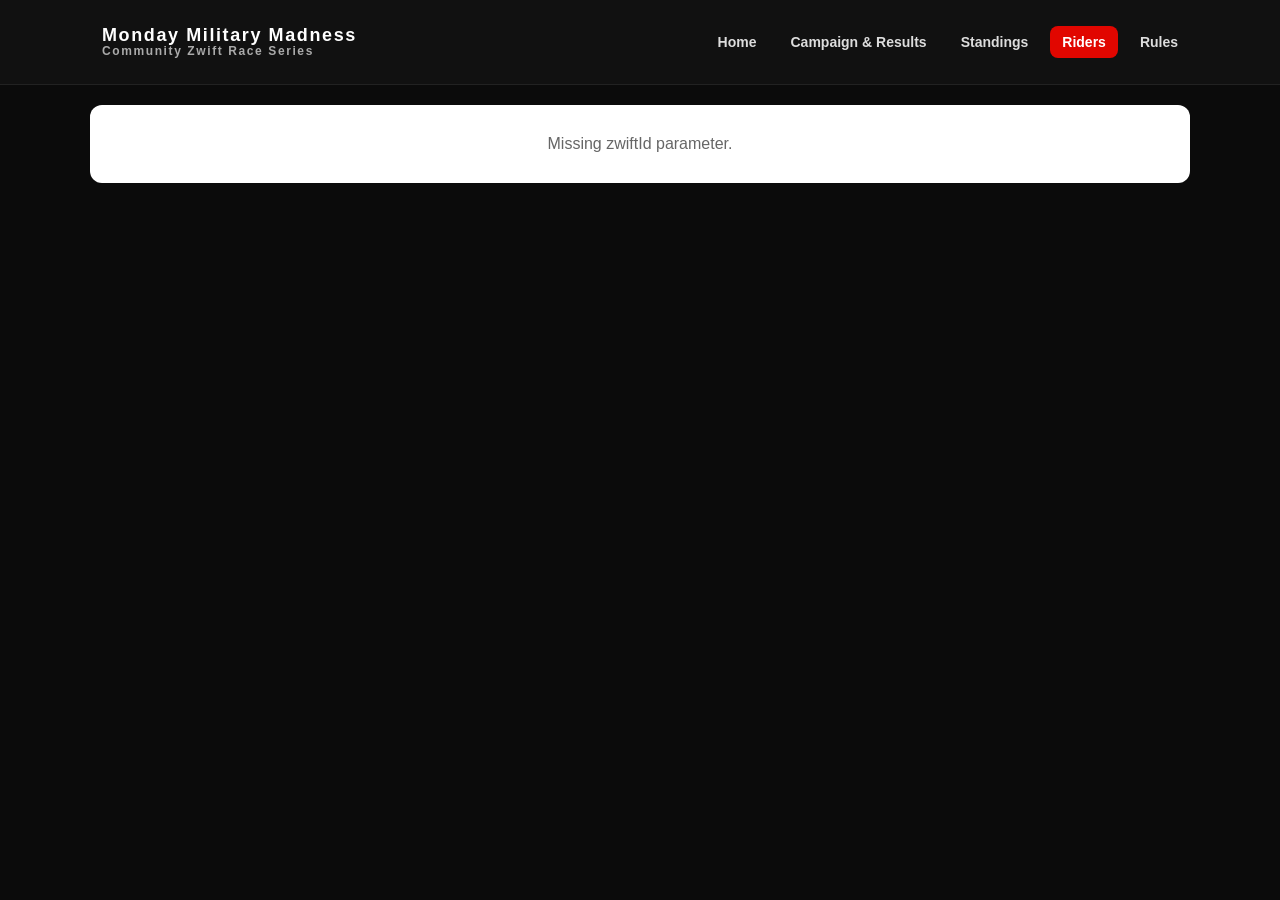
<file: profile.html>
<!DOCTYPE html>
<html>
<head>
  <meta charset="UTF-8">
  <meta name="viewport" content="width=device-width, initial-scale=1.0">
  <title>MMM Rider Profile</title>
  <link rel="stylesheet" href="./css/site.css">
  <style>
    #profile-app {
      max-width: 1100px;
      margin: auto;
      padding: 20px;
    }

    .header-card,
    .section-card {
      background: #111;
      color: white;
      border-radius: 14px;
      padding: 20px;
      margin-bottom: 20px;
    }

    .rider-name {
      font-size: 34px;
      font-weight: bold;
      margin-bottom: 8px;
    }

    .rider-meta {
      color: #ccc;
      margin-bottom: 14px;
    }

    .medal img {
      max-height: 52px;
      display: block;
      margin-bottom: 12px;
    }

    .stats-grid {
      display: grid;
      grid-template-columns: repeat(auto-fit, minmax(160px, 1fr));
      gap: 12px;
      margin-top: 14px;
    }

    .stat {
      background: #1b1b1b;
      border-radius: 10px;
      padding: 12px;
    }

    .stat-label {
      color: #aaa;
      font-size: 12px;
      margin-bottom: 6px;
    }

    .ribbons {
      display: grid;
      grid-template-columns: repeat(auto-fit, minmax(110px, 1fr));
      gap: 14px;
      margin-top: 14px;
    }

    .ribbon {
      text-align: center;
    }

    .ribbon img {
      max-width: 100%;
      max-height: 70px;
      display: block;
      margin: 0 auto 6px auto;
    }

    .ribbon-label {
      font-size: 12px;
      color: #ccc;
    }

    .section-card table {
      margin-top: 12px;
    }

    .section-card th,
    .section-card td {
      border-bottom: 1px solid #333;
    }

    .section-card th {
      color: #aaa;
    }
    .rank-card {
      display: flex;
      align-items: center;
      gap: 18px;
      background: #1b1b1b;
      border-radius: 12px;
      padding: 16px;
      margin: 18px 0 6px 0;
    }
    
    .rank-badge {
      width: 88px;
      height: 88px;
      object-fit: contain;
      flex-shrink: 0;
    }
    
    .rank-info {
      flex: 1;
    }
    
    .rank-label {
      color: #aaa;
      font-size: 12px;
      text-transform: uppercase;
      letter-spacing: 0.08em;
      margin-bottom: 6px;
    }
    
    .rank-name {
      font-size: 24px;
      font-weight: bold;
      color: white;
      margin-bottom: 6px;
    }
    
    .rank-progress-text {
      color: #ccc;
      font-size: 14px;
      margin-bottom: 10px;
    }
    
    .rank-progress-bar {
      width: 100%;
      max-width: 320px;
      height: 10px;
      background: #2a2a2a;
      border-radius: 999px;
      overflow: hidden;
    }
    
    .rank-progress-fill {
      height: 100%;
      background: #e10600;
      border-radius: 999px;
    }
  </style>
</head>
<body>
  <nav class="top-nav">
    <div class="top-nav-inner">
      <a href="./" class="nav-logo" id="navLogo">
        <img id="navLogoImg">
        <div class="nav-title">
          <div class="nav-main">Monday Military Madness</div>
          <div class="nav-sub">Community Zwift Race Series</div>
        </div>
      </a>
      <div class="nav-links">
        <a href="./" id="nav-home">Home</a>
        <a href="./results-index.html" id="nav-results">Campaign & Results</a>
        <a href="./standings.html" id="nav-standings">Standings</a>
        <a href="./riders.html" id="nav-riders">Riders</a>
        <a href="./rules.html" id="nav-rules">Rules</a>
      </div>
    </div>
  </nav>

  <div id="profile-app">
    <div id="profileContent" class="empty">Loading rider profile...</div>
  </div>

  <script src="./js/config.js"></script>
  <script src="./js/site.js"></script>

  <script>
    const STAGES = [
      "OpeningBattle",
      "BreakawayMayhem",
      "SummerSiege",
      "HeatwaveHammer",
      "Attrition",
      "FinalPush",
      "LastStand"
    ];

    function getQueryParam(name) {
      return new URLSearchParams(window.location.search).get(name);
    }

    function isTrue(value) {
      return String(value).toUpperCase() === "TRUE";
    }

    function stageNameToDisplay(name) {
      return String(name || "")
        .replace(/([a-z])([A-Z])/g, "$1 $2")
        .replace(/_/g, " ")
        .trim();
    }

    function getMedalImageUrl(rider, assets) {
      const medal = rider["Campaign Medal"] || "None";
      return assets?.Medals?.[medal] || "";
    }

    function getRibbonImageUrl(stage, rider, assets) {
      const completed = isTrue(rider[stage]);
      const key = completed ? `${stage}_On` : `${stage}_Off`;
      return assets?.Ribbons?.[key] || "";
    }

    function getRankFromRacesCompleted(count) {
      const races = Math.max(0, Math.min(Number(count) || 0, 7));
  
      const ranks = {
        0: { name: "Rider", short: "Unranked", image: "./assets/ranks/Rider.png" },
        1: { name: "Rider", short: "Rank 1", image: "./assets/ranks/Rider.png" },
        2: { name: "Breakaway", short: "Rank 2", image: "./assets/ranks/Breakaway.png" },
        3: { name: "Sergeant", short: "Rank 3", image: "./assets/ranks/Sergeant.png" },
        4: { name: "Road Captain", short: "Rank 4", image: "./assets/ranks/Road-Captain.png" },
        5: { name: "Elite Rider", short: "Rank 5", image: "./assets/ranks/Elite-Rider.png" },
        6: { name: "Specialist", short: "Rank 6", image: "./assets/ranks/Specialist.png" },
        7: { name: "War Machine", short: "Rank 7", image: "./assets/ranks/War-Machine.png" }
      };
  
      return ranks[races] || ranks[0];
    }

    function renderProfile(data) {
      const rider = data.rider;
      const history = data.history || [];
      const assets = data.assets || {};
      const el = document.getElementById("profileContent");

      if (!rider) {
        el.className = "empty";
        el.innerHTML = "Rider not found.";
        return;
      }

      const medalUrl = getMedalImageUrl(rider, assets);
      const racesCompleted = Number(rider["Races Completed"]) || 0;
      const rank = getRankFromRacesCompleted(racesCompleted);
      const rankProgress = Math.max(0, Math.min((racesCompleted / 7) * 100, 100));

      const ribbonsHtml = STAGES.map(stage => {
        const img = getRibbonImageUrl(stage, rider, assets);
        return `
          <div class="ribbon">
            ${img ? `<img src="${img}" alt="${stage}">` : ""}
            <div class="ribbon-label">${stageNameToDisplay(stage)}</div>
          </div>
        `;
      }).join("");

      const historyHtml = history.length
        ? `
          <table>
            <thead>
              <tr>
                <th>Race</th>
                <th>Position</th>
                <th>Time</th>
                <th>Points</th>
                <th>Sprint</th>
                <th>KOM</th>
              </tr>
            </thead>
            <tbody>
              ${history.map(r => `
                <tr>
                  <td>${r["Race Name"] || ""}</td>
                  <td>${r["Position"] || ""}</td>
                  <td>${r["Time"] || ""}</td>
                  <td>${r["Points"] || ""}</td>
                  <td>${r["Sprint Points"] || ""}</td>
                  <td>${r["KOM Points"] || ""}</td>
                </tr>
              `).join("")}
            </tbody>
          </table>
        `
        : `<div class="empty">No race history found.</div>`;

      el.className = "";
      el.innerHTML = `
        <div class="header-card">
          <div class="rider-name">${rider.Name || ""}</div>
          <div class="rider-meta">
            ${rider.Competition || ""}${rider.Cat ? " • " + rider.Cat : ""}
          </div>

          <div class="medal">
            ${medalUrl
              ? `<img src="${medalUrl}" alt="${rider["Campaign Medal"] || "Medal"}">`
              : `<div>${rider["Campaign Medal"] || "None"}</div>`
            }
          </div>
          
          <div class="rank-card">
            ${rank.image ? `<img class="rank-badge" src="${rank.image}" alt="${rank.name} badge">` : ""}
            <div class="rank-info">
              <div class="rank-label">Current Rank</div>
              <div class="rank-name">${rank.name}</div>
              <div class="rank-progress-text">${racesCompleted} / 7 races completed</div>
              <div class="rank-progress-bar">
                <div class="rank-progress-fill" style="width: ${rankProgress}%"></div>
              </div>
            </div>
          </div>

          <div class="stats-grid">
            <div class="stat">
              <div class="stat-label">Total Points</div>
              <div>${rider["Total Points"] || 0}</div>
            </div>
            <div class="stat">
              <div class="stat-label">GC Rank</div>
              <div>${rider["GC Rank"] || "-"}</div>
            </div>
            <div class="stat">
              <div class="stat-label">Races Completed</div>
              <div>${rider["Races Completed"] || 0}</div>
            </div>
            <div class="stat">
              <div class="stat-label">Best Finish</div>
              <div>${rider["Best Finish"] || "-"}</div>
            </div>
            <div class="stat">
              <div class="stat-label">Sprint Points</div>
              <div>${rider["Sprint Points"] || 0}</div>
            </div>
            <div class="stat">
              <div class="stat-label">KOM Points</div>
              <div>${rider["KOM Points"] || 0}</div>
            </div>
          </div>
        </div>

        <div class="section-card">
          <h2>Campaign Progress</h2>
          <div class="ribbons">
            ${ribbonsHtml}
          </div>
        </div>

        <div class="section-card">
          <h2>Race History</h2>
          ${historyHtml}
        </div>
      `;
    }

    async function loadProfilePage() {
      const zwiftId = getQueryParam("zwiftId");

      if (!zwiftId) {
        document.getElementById("profileContent").innerText = "Missing zwiftId parameter.";
        return;
      }

      try {
        const data = await api("profile", { zwiftId });

        if (!data || data.ok === false) {
          document.getElementById("profileContent").innerText = "Failed to load rider profile.";
          console.error(data);
          return;
        }

        renderProfile(data);
      } catch (err) {
        document.getElementById("profileContent").innerText = "Failed to load rider profile.";
        console.error(err);
      }
    }

    loadProfilePage();
  </script>
</body>
</html>
</file>
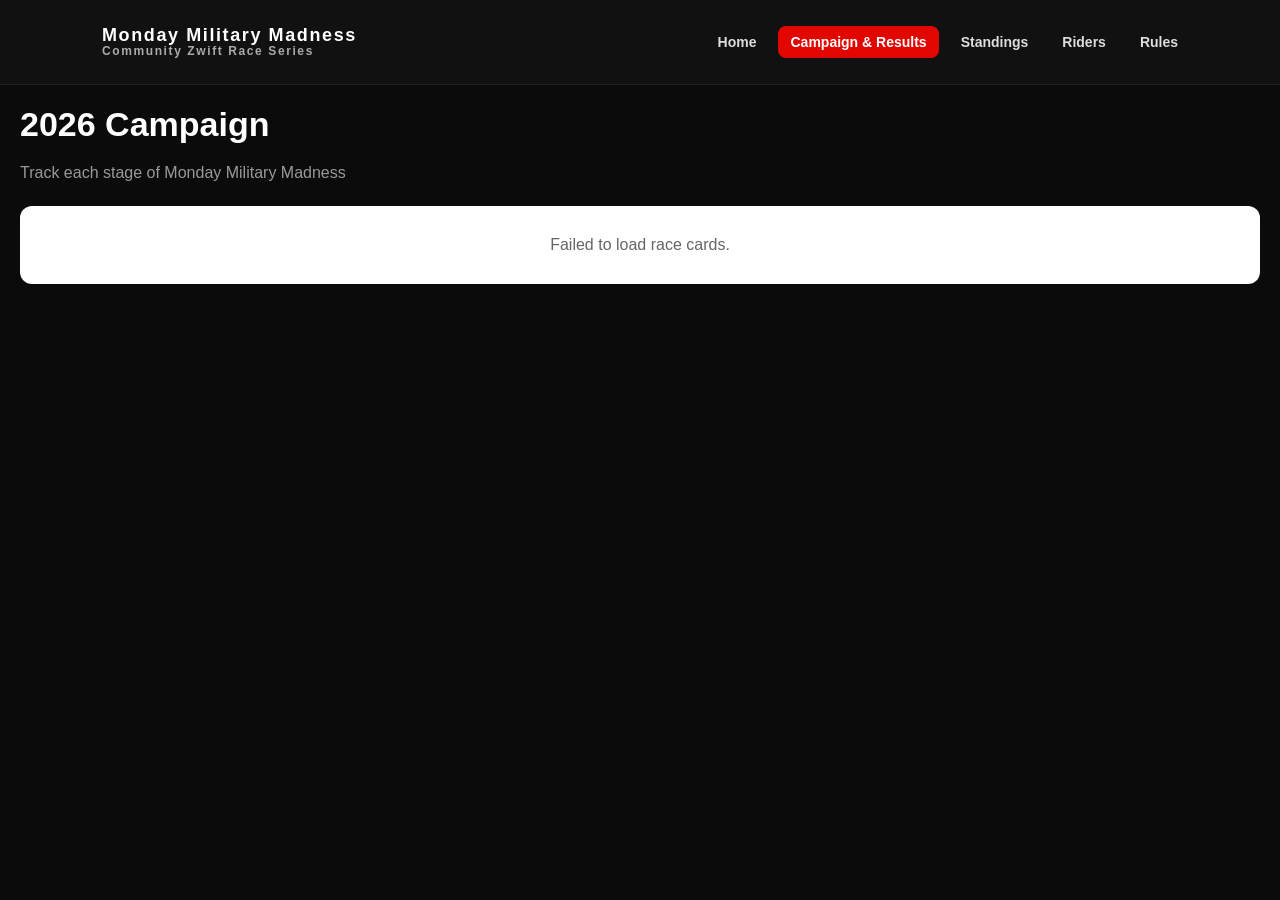
<file: results-index.html>
<!DOCTYPE html>
<html>
<head>
  <meta charset="UTF-8">
  <meta name="viewport" content="width=device-width, initial-scale=1.0">
  <title>MMM Results</title>
  <link rel="stylesheet" href="./css/site.css">
  <style>
    #results-index-app {
      max-width: 1400px;
      margin: auto;
      padding: 20px;
    }

    .campaign-grid {
      display: grid;
      grid-template-columns: repeat(auto-fit, minmax(340px, 1fr));
      gap: 18px;
    }

    .race-card {
      background: #111;
      color: white;
      border-radius: 16px;
      padding: 18px;
      box-shadow: 0 6px 16px rgba(0,0,0,0.18);
      transition: transform 0.15s ease, box-shadow 0.15s ease, opacity 0.15s ease;
      position: relative;
      overflow: hidden;
    }

    .race-card:hover {
      transform: translateY(-2px);
      box-shadow: 0 10px 22px rgba(0,0,0,0.22);
    }

    .race-card.complete {
      border: 1px solid rgba(80, 200, 120, 0.35);
    }

    .race-card.next {
      border: 2px solid rgba(225, 6, 0, 0.9);
      box-shadow: 0 0 0 1px rgba(225, 6, 0, 0.35), 0 8px 20px rgba(0,0,0,0.2);
    }

    .race-card.upcoming {
      opacity: 0.88;
    }

    .week-pill {
      position: absolute;
      top: 12px;
      right: 12px;
      background: #222;
      color: #fff;
      font-size: 12px;
      font-weight: bold;
      padding: 5px 9px;
      border-radius: 999px;
    }

    .visual-row {
      display: grid;
      grid-template-columns: 110px 1fr;
      gap: 16px;
      align-items: center;
      margin-bottom: 14px;
    }

    .badge-wrap {
      background: #1b1b1b;
      border-radius: 10px;
      padding: 8px;
      display: flex;
      align-items: center;
      justify-content: center;
      min-height: 110px;
    }

    .badge-wrap img {
      width: 85px;
      height: 85px;
      object-fit: contain;
      display: block;
    }

    .route-map {
      background: #1b1b1b;
      border-radius: 10px;
      padding: 10px 10px 18px 10px;
      text-align: center;
      position: relative;
      min-height: 110px;
      display: flex;
      align-items: center;
      justify-content: center;
      flex-direction: column;
    }

    .route-map img {
      width: 100%;
      max-width: 180px;
      height: auto;
      display: block;
    }

    .route-credit {
      position: absolute;
      bottom: 3px;
      left: 0;
      right: 0;
      font-size: 9px;
      color: #888;
      text-align: center;
      line-height: 1.2;
    }

    .route-credit a {
      color: #aaa;
      text-decoration: none;
    }

    .route-credit a:hover {
      text-decoration: underline;
    }

    .visual-placeholder {
      color: #777;
      font-size: 12px;
      text-align: center;
    }

    .race-name {
      font-size: 22px;
      font-weight: bold;
      margin-bottom: 8px;
      text-align: center;
    }

    .meta {
      color: #ccc;
      margin-bottom: 6px;
      font-size: 14px;
      text-align: center;
    }

    .meta-grid {
      display: grid;
      grid-template-columns: 1fr 1fr;
      gap: 8px;
      margin-top: 14px;
      margin-bottom: 10px;
    }

    .meta-box {
      background: #1b1b1b;
      border-radius: 8px;
      padding: 8px 10px;
      text-align: center;
    }

    .meta-box .label {
      font-size: 11px;
      color: #999;
      text-transform: uppercase;
      margin-bottom: 4px;
    }

    .meta-box .value {
      font-size: 14px;
      color: #fff;
      font-weight: bold;
    }

    .status {
      display: inline-block;
      margin: 12px auto 14px auto;
      padding: 5px 10px;
      border-radius: 999px;
      font-size: 12px;
      font-weight: bold;
      background: #2b2b2b;
    }

    .status-wrap {
      text-align: center;
    }

    .status.complete {
      background: #1f5d2f;
      color: white;
    }

    .status.next {
      background: #8a6d1d;
      color: white;
    }

    .status.upcoming {
      background: #2b2b2b;
      color: white;
    }

    .actions {
      display: flex;
      gap: 10px;
      flex-wrap: wrap;
      justify-content: center;
      margin-top: 10px;
    }

    @media (max-width: 600px) {
      .visual-row {
        grid-template-columns: 1fr;
      }

      .badge-wrap img {
        width: 70px;
        height: 70px;
      }

      .route-map img {
        max-width: 220px;
      }
    }
  </style>
</head>
<body>
  <nav class="top-nav">
    <div class="top-nav-inner">
      <a href="./" class="nav-logo" id="navLogo">
        <img id="navLogoImg">
        <div class="nav-title">
          <div class="nav-main">Monday Military Madness</div>
          <div class="nav-sub">Community Zwift Race Series</div>
        </div>
      </a>
      <div class="nav-links">
        <a href="./" id="nav-home">Home</a>
        <a href="./results-index.html" id="nav-results">Campaign & Results</a>
        <a href="./standings.html" id="nav-standings">Standings</a>
        <a href="./riders.html" id="nav-riders">Riders</a>
        <a href="./rules.html" id="nav-rules">Rules</a>
      </div>
    </div>
  </nav>

  <div id="results-index-app">
    <div class="page-title">2026 Campaign</div>
    <div class="page-subtitle">Track each stage of Monday Military Madness</div>
    <div id="resultsGrid" class="campaign-grid"></div>
  </div>

  <script src="./js/config.js"></script>
  <script src="./js/site.js"></script>

  <script>
    function getStatusClass(status) {
      const s = String(status || "").toLowerCase();
      if (s === "complete") return "complete";
      if (s === "next") return "next";
      return "upcoming";
    }

    function getBadgeUrl(race, assets) {
      const key = race["Race Name"] || race["Stage Name"] || "";
      return assets?.Badges?.[key] || "";
    }

    function getRouteMap(courseName, assets) {
      if (!courseName) return "";
      return assets?.RouteMaps?.[courseName] || "";
    }

    function safeValue(value) {
      return value ? value : "-";
    }

    function renderResultsIndex(data) {
      if (!data || data.ok === false) {
        document.getElementById("resultsGrid").innerHTML =
          `<div class="empty">Failed to load race cards.</div>`;
        console.error(data);
        return;
      }

      const races = data.races || [];
      const assets = data.assets || {};
      const grid = document.getElementById("resultsGrid");

      if (!races.length) {
        grid.innerHTML = `<div class="empty">No races found.</div>`;
        return;
      }

      grid.innerHTML = races.map(r => {
        const badgeUrl = getBadgeUrl(r, assets);
        const routeMap = getRouteMap(r["Course Name"], assets);
        const statusClass = getStatusClass(r["Status"]);

        return `
          <div class="race-card ${statusClass}">
            <div class="week-pill">Week ${r["Week"] || ""}</div>

            <div class="visual-row">
              <div class="badge-wrap">
                ${
                  badgeUrl
                    ? `<img src="${badgeUrl}" alt="${r["Race Display"] || r["Race Name"] || ""}">`
                    : `<div class="visual-placeholder">No badge</div>`
                }
              </div>

              <div class="route-map">
                ${
                  routeMap
                    ? `
                      <img src="${routeMap}" alt="${r["Course Name"] || "Route map"}">
                      <div class="route-credit">
                        Map:
                        <a href="https://zwiftinsider.com" target="_blank" rel="noopener noreferrer">ZwiftInsider</a> /
                        <a href="https://zwifthacks.com" target="_blank" rel="noopener noreferrer">ZwiftHacks</a>
                      </div>
                    `
                    : `<div class="visual-placeholder">No map</div>`
                }
              </div>
            </div>

            <div class="race-name">${r["Race Display"] || r["Race Name"] || ""}</div>
            <div class="meta">${r["Course Name"] || ""}</div>
            <div class="meta">${r["Date"] || ""}</div>

            <div class="meta-grid">
              <div class="meta-box">
                <div class="label">Type</div>
                <div class="value">${safeValue(r["Type"])}</div>
              </div>
              <div class="meta-box">
                <div class="label">Laps</div>
                <div class="value">${safeValue(r["Laps"])}</div>
              </div>
              <div class="meta-box">
                <div class="label">Distance</div>
                <div class="value">${safeValue(r["Distance"])}</div>
              </div>
              <div class="meta-box">
                <div class="label">Elevation</div>
                <div class="value">${safeValue(r["Elevation"])}</div>
              </div>
              <div class="meta-box">
                <div class="label">Sprint</div>
                <div class="value">${safeValue(r["Sprint"])}</div>
              </div>
              <div class="meta-box">
                <div class="label">KQOM</div>
                <div class="value">${safeValue(r["KQOM"])}</div>
              </div>
            </div>

            <div class="status-wrap">
              <span class="status ${statusClass}">${r["Status"] || "Upcoming"}</span>
            </div>

            <div class="actions">
              ${
                String(r["Status"] || "").toLowerCase() === "complete"
                  ? `<a class="btn" href="./results.html?race=${encodeURIComponent(r["Week"])}">
                      View Results
                    </a>`
                  : (r["RacePass Link"]
                      ? `<a class="btn" href="${r["RacePass Link"]}" target="_blank" rel="noopener noreferrer">
                          ${String(r["Status"] || "").toLowerCase() === "next" ? "Join Next Race" : "Race Pass"}
                        </a>`
                      : "")
              }
            
              ${
                r["YouTube Link"]
                  ? `<a class="btn secondary" href="${r["YouTube Link"]}" target="_blank" rel="noopener noreferrer">
                      Watch Live
                    </a>`
                  : ""
              }
            
              ${
                String(r["Status"] || "").toLowerCase() === "complete" && r["Zwiftpower Link"]
                  ? `<a class="btn secondary" href="${r["Zwiftpower Link"]}" target="_blank" rel="noopener noreferrer">
                      ZwiftPower
                    </a>`
                  : ""
              }
            </div>
          </div>
        `;
      }).join("");
    }

    async function loadResultsIndexPage() {
      try {
        const data = await api("race-cards");
        renderResultsIndex(data);
      } catch (err) {
        document.getElementById("resultsGrid").innerHTML =
          `<div class="empty">Failed to load race cards.</div>`;
        console.error(err);
      }
    }

    loadResultsIndexPage();
  </script>
</body>
</html>
</file>
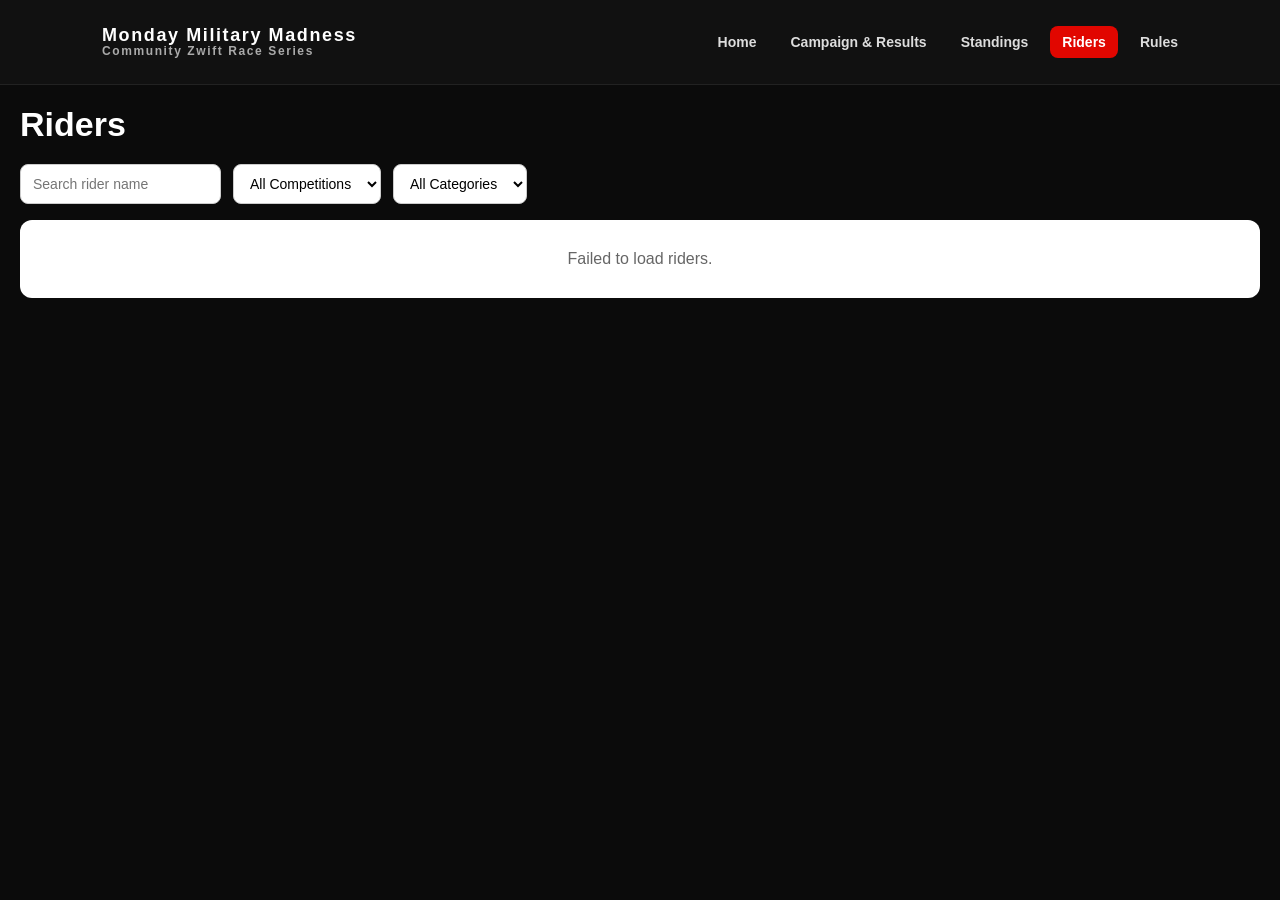
<file: riders.html>
<!DOCTYPE html>
<html>
<head>
  <meta charset="UTF-8">
  <meta name="viewport" content="width=device-width, initial-scale=1.0">
  <title>MMM Riders</title>
  <link rel="stylesheet" href="./css/site.css">
  <style>
    #riders-app {
      max-width: 1400px;
      margin: auto;
      padding: 20px;
    }

    .name-link {
      color: white;
      text-decoration: none;
      font-weight: bold;
    }

    .name-link:hover {
      text-decoration: underline;
    }

    .medal-cell img {
      max-height: 28px;
      display: block;
    }

    @media (max-width: 900px) {
      table {
        font-size: 12px;
      }

      th, td {
        padding: 10px 8px;
      }
    }
  </style>
</head>
<body>
  <nav class="top-nav">
    <div class="top-nav-inner">
      <a href="./" class="nav-logo" id="navLogo">
        <img id="navLogoImg">
        <div class="nav-title">
          <div class="nav-main">Monday Military Madness</div>
          <div class="nav-sub">Community Zwift Race Series</div>
        </div>
      </a>
      <div class="nav-links">
        <a href="./" id="nav-home">Home</a>
        <a href="./results-index.html" id="nav-results">Campaign & Results</a>
        <a href="./standings.html" id="nav-standings">Standings</a>
        <a href="./riders.html" id="nav-riders">Riders</a>
        <a href="./rules.html" id="nav-rules">Rules</a>
      </div>
    </div>
  </nav>

  <div id="riders-app">
    <div class="page-title">Riders</div>

    <div class="toolbar">
      <input type="text" id="searchBox" placeholder="Search rider name">
      <select id="competitionFilter">
        <option value="">All Competitions</option>
        <option value="Open">Open</option>
        <option value="Female">Female</option>
      </select>
      <select id="catFilter">
        <option value="">All Categories</option>
        <option value="A">A</option>
        <option value="B">B</option>
        <option value="C">C</option>
        <option value="D">D</option>
        <option value="E">E</option>
      </select>
    </div>

    <div id="ridersTableArea"></div>
  </div>

  <script src="./js/config.js"></script>
  <script src="./js/site.js"></script>

  <script>
    let allRiders = [];
    let assets = {};
    let filtersInitialised = false;

    function getMedalImageUrl(rider) {
      const medal = rider["Campaign Medal"] || "None";
      return assets?.Medals?.[medal] || "";
    }

    function getCompetitionClass(value) {
      return String(value) === "Female" ? "comp-female" : "comp-open";
    }

    function getCatClass(value) {
      return `cat-${String(value || "").trim()}`;
    }

    function renderRiders(rows) {
      const area = document.getElementById("ridersTableArea");

      if (!rows.length) {
        area.innerHTML = `<div class="empty">No riders found.</div>`;
        return;
      }

      area.innerHTML = `
        <div class="table-wrap">
          <table>
            <thead>
              <tr>
                <th>Name</th>
                <th>Competition</th>
                <th>Cat</th>
                <th>Medal</th>
                <th class="num">Total Points</th>
                <th class="num">GC Rank</th>
                <th class="num">Races Completed</th>
                <th class="num">Best Finish</th>
                <th class="num">Sprint</th>
                <th class="num">KOM</th>
              </tr>
            </thead>
            <tbody>
              ${rows.map(rider => {
                const medalUrl = getMedalImageUrl(rider);

                return `
                  <tr>
                    <td>
                      <a class="name-link" href="./profile.html?zwiftId=${encodeURIComponent(rider.ZwiftID)}">
                        ${rider.Name || ""}
                      </a>
                    </td>
                    <td>
                      <span class="comp-pill ${getCompetitionClass(rider.Competition)}">
                        ${rider.Competition || ""}
                      </span>
                    </td>
                    <td>
                      <span class="cat-pill ${getCatClass(rider.Cat)}">
                        ${rider.Cat || ""}
                      </span>
                    </td>
                    <td class="medal-cell">
                      ${
                        medalUrl
                          ? `<img src="${medalUrl}" alt="${rider["Campaign Medal"] || "Medal"}">`
                          : (rider["Campaign Medal"] || "None")
                      }
                    </td>
                    <td class="num">${rider["Total Points"] || 0}</td>
                    <td class="num">${rider["GC Rank"] || "-"}</td>
                    <td class="num">${rider["Races Completed"] || 0}</td>
                    <td class="num">${rider["Best Finish"] || "-"}</td>
                    <td class="num">${rider["Sprint Points"] || 0}</td>
                    <td class="num">${rider["KOM Points"] || 0}</td>
                  </tr>
                `;
              }).join("")}
            </tbody>
          </table>
        </div>
      `;
    }

    function applyFilters() {
      const q = document.getElementById("searchBox").value.trim().toLowerCase();
      const competition = document.getElementById("competitionFilter").value;
      const cat = document.getElementById("catFilter").value;

      const filtered = allRiders.filter(rider => {
        const matchesName = !q || String(rider.Name || "").toLowerCase().includes(q);
        const matchesCompetition = !competition || String(rider.Competition || "") === competition;
        const matchesCat = !cat || String(rider.Cat || "") === cat;
        return matchesName && matchesCompetition && matchesCat;
      });

      renderRiders(filtered);
    }

    function initFilters() {
      if (filtersInitialised) return;
      filtersInitialised = true;

      document.getElementById("searchBox").addEventListener("input", applyFilters);
      document.getElementById("competitionFilter").addEventListener("change", applyFilters);
      document.getElementById("catFilter").addEventListener("change", applyFilters);
    }

    async function loadRidersPage() {
      try {
        const data = await api("riders");

        if (!data || data.ok === false) {
          document.getElementById("ridersTableArea").innerHTML =
            `<div class="empty">Failed to load riders.</div>`;
          console.error(data);
          return;
        }

        allRiders = data.riders || [];
        assets = data.assets || {};
        initFilters();
        renderRiders(allRiders);
      } catch (err) {
        document.getElementById("ridersTableArea").innerHTML =
          `<div class="empty">Failed to load riders.</div>`;
        console.error(err);
      }
    }

    loadRidersPage();
  </script>
</body>
</html>
</file>
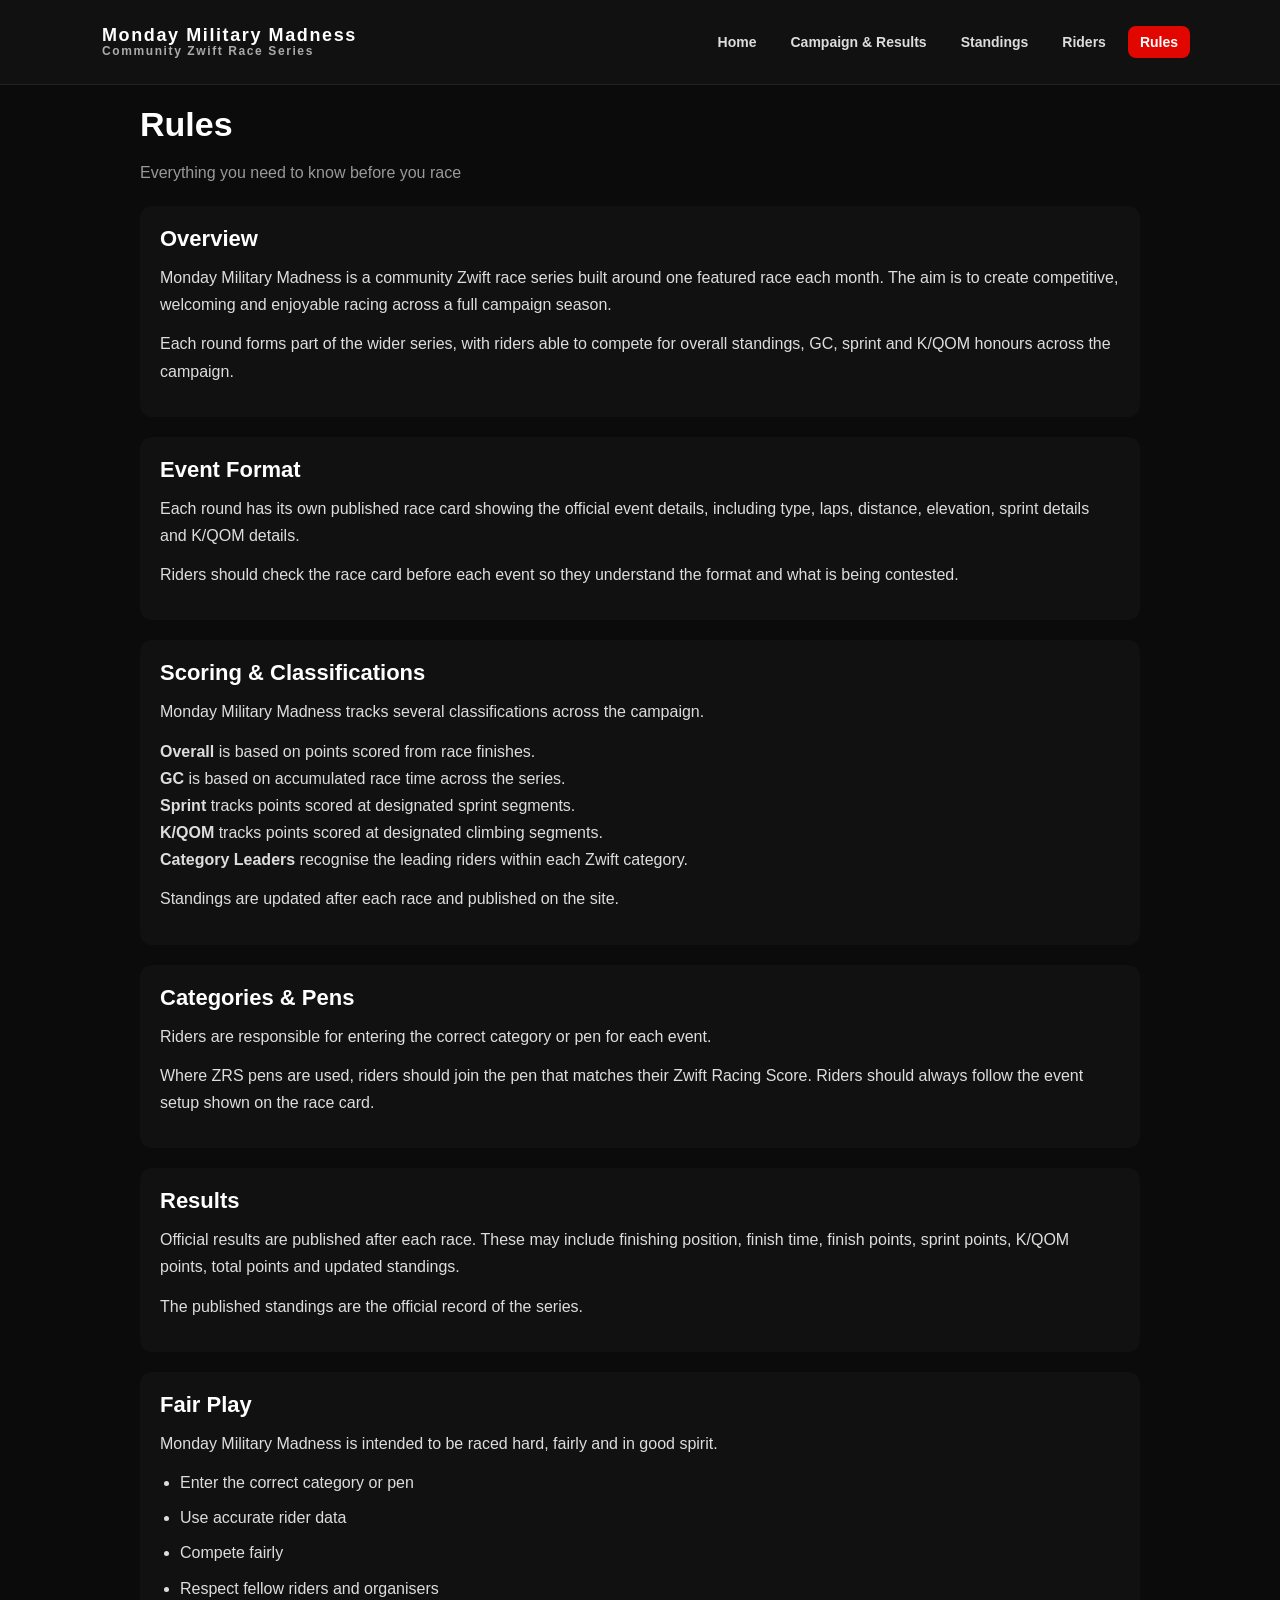
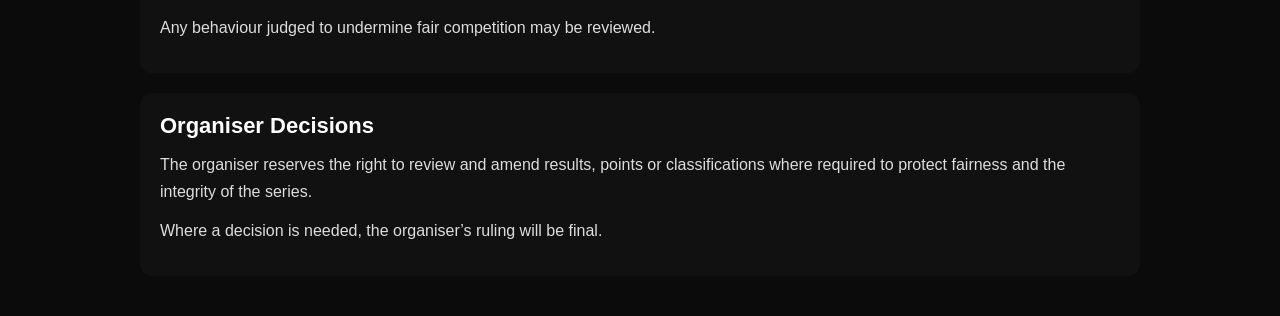
<file: rules.html>
<!DOCTYPE html>
<html>
<head>
  <meta charset="UTF-8">
  <meta name="viewport" content="width=device-width, initial-scale=1.0">
  <title>MMM Rules</title>
  <link rel="stylesheet" href="./css/site.css">
  <style>
    #rules-app {
      max-width: 1000px;
      margin: auto;
      padding: 20px;
    }

    .panel h2 {
      margin-top: 0;
      margin-bottom: 12px;
      font-size: 22px;
    }

    .panel p {
      color: #ddd;
      line-height: 1.7;
      margin-top: 0;
      margin-bottom: 12px;
    }

    .panel ul {
      margin: 0;
      padding-left: 20px;
      color: #ddd;
      line-height: 1.7;
    }

    .panel li {
      margin-bottom: 8px;
    }
  </style>
</head>
<body>
  <nav class="top-nav">
    <div class="top-nav-inner">
      <a href="./" class="nav-logo" id="navLogo">
        <img id="navLogoImg">
        <div class="nav-title">
          <div class="nav-main">Monday Military Madness</div>
          <div class="nav-sub">Community Zwift Race Series</div>
        </div>
      </a>
      <div class="nav-links">
        <a href="./" id="nav-home">Home</a>
        <a href="./results-index.html" id="nav-results">Campaign & Results</a>
        <a href="./standings.html" id="nav-standings">Standings</a>
        <a href="./riders.html" id="nav-riders">Riders</a>
        <a href="./rules.html" id="nav-rules">Rules</a>
      </div>
    </div>
  </nav>

  <div id="rules-app">
    <div class="page-title">Rules</div>
    <div class="page-subtitle">Everything you need to know before you race</div>

    <div class="panel">
      <h2>Overview</h2>
      <p>
        Monday Military Madness is a community Zwift race series built around one featured race each month.
        The aim is to create competitive, welcoming and enjoyable racing across a full campaign season.
      </p>
      <p>
        Each round forms part of the wider series, with riders able to compete for overall standings,
        GC, sprint and K/QOM honours across the campaign.
      </p>
    </div>

    <div class="panel">
      <h2>Event Format</h2>
      <p>
        Each round has its own published race card showing the official event details, including type,
        laps, distance, elevation, sprint details and K/QOM details.
      </p>
      <p>
        Riders should check the race card before each event so they understand the format and what is
        being contested.
      </p>
    </div>

    <div class="panel">
      <h2>Scoring &amp; Classifications</h2>
      <p>
        Monday Military Madness tracks several classifications across the campaign.
      </p>
      <p>
        <strong>Overall</strong> is based on points scored from race finishes.<br>
        <strong>GC</strong> is based on accumulated race time across the series.<br>
        <strong>Sprint</strong> tracks points scored at designated sprint segments.<br>
        <strong>K/QOM</strong> tracks points scored at designated climbing segments.<br>
        <strong>Category Leaders</strong> recognise the leading riders within each Zwift category.
      </p>
      <p>
        Standings are updated after each race and published on the site.
      </p>
    </div>

    <div class="panel">
      <h2>Categories &amp; Pens</h2>
      <p>
        Riders are responsible for entering the correct category or pen for each event.
      </p>
      <p>
        Where ZRS pens are used, riders should join the pen that matches their Zwift Racing Score.
        Riders should always follow the event setup shown on the race card.
      </p>
    </div>

    <div class="panel">
      <h2>Results</h2>
      <p>
        Official results are published after each race. These may include finishing position, finish time,
        finish points, sprint points, K/QOM points, total points and updated standings.
      </p>
      <p>
        The published standings are the official record of the series.
      </p>
    </div>

    <div class="panel">
      <h2>Fair Play</h2>
      <p>
        Monday Military Madness is intended to be raced hard, fairly and in good spirit.
      </p>
      <ul>
        <li>Enter the correct category or pen</li>
        <li>Use accurate rider data</li>
        <li>Compete fairly</li>
        <li>Respect fellow riders and organisers</li>
      </ul>
      <p style="margin-top:12px;">
        Any behaviour judged to undermine fair competition may be reviewed.
      </p>
    </div>

    <div class="panel">
      <h2>Organiser Decisions</h2>
      <p>
        The organiser reserves the right to review and amend results, points or classifications where
        required to protect fairness and the integrity of the series.
      </p>
      <p>
        Where a decision is needed, the organiser’s ruling will be final.
      </p>
    </div>
  </div>

  <script src="./js/site.js"></script>
</body>
</html>
</file>
<file: css/site.css>
body {
  margin: 0;
  font-family: Arial, sans-serif;
  background: #0b0b0b;
  color: white;
  overflow-x: hidden;
}

.nav-logo{
  display:flex;
  align-items:center;
  gap:12px;
  text-decoration:none;
  color:white;
}

.nav-logo img{
  height:56px;
  width:auto;
  display:block;
}

.nav-title{
  display:flex;
  flex-direction:column;
  line-height:1.1;
}

.nav-main{
  font-weight:bold;
  font-size:18px;
}

.nav-sub{
  font-size:12px;
  color:#aaa;
}

.top-nav {
  background: #111;
  border-bottom: 1px solid #222;
  position: sticky;
  top: 0;
  z-index: 1000;
}

.top-nav-inner {
  max-width: 1100px;
  margin: 0 auto;
  padding: 14px 20px;
  display: flex;
  align-items: center;
  justify-content: space-between;
  gap: 20px;
}

.nav-logo {
  color: white;
  text-decoration: none;
  font-weight: bold;
  font-size: 20px;
  letter-spacing: 0.08em;
}

.nav-links {
  display: flex;
  gap: 10px;
  flex-wrap: wrap;
}

.nav-links a {
  color: #ddd;
  text-decoration: none;
  padding: 8px 12px;
  border-radius: 8px;
  font-size: 14px;
  font-weight: bold;
  transition: background 0.2s ease, color 0.2s ease;
}

.nav-links a:hover {
  background: #1f1f1f;
  color: white;
}

.nav-links a.active {
  background: #e10600;
  color: white;
}

.panel {
  background: #111;
  color: white;
  padding: 20px;
  margin-bottom: 20px;
  border-radius: 12px;
}

.btn {
  display: inline-block;
  background: #e10600;
  color: white;
  text-decoration: none;
  padding: 10px 14px;
  border-radius: 8px;
  font-weight: bold;
  font-size: 14px;
}

.btn.live {
  background: #cc0000;
}

.btn.live:hover {
  background: #e10600;
}

.btn.secondary {
  background: #333;
}

.empty {
  color: #666;
  text-align: center;
  padding: 30px;
  background: white;
  border-radius: 12px;
}

.comp-pill,
.cat-pill {
  display: inline-block;
  padding: 4px 8px;
  border-radius: 999px;
  font-size: 12px;
  font-weight: bold;
}

.comp-open {
  background: #2b2b2b;
  color: #fff;
}

.comp-female {
  background: #4b2a5a;
  color: #fff;
}

.cat-A { background: #8b1e1e; color: white; }
.cat-B { background: #1f5d2f; color: white; }
.cat-C { background: #1f4f7a; color: white; }
.cat-D { background: #8a6d1d; color: white; }
.cat-E { background: #666; color: white; }

.num {
  text-align: right;
  white-space: nowrap;
}

table {
  width: 100%;
  border-collapse: collapse;
  font-size: 14px;
}

thead {
  background: #1b1b1b;
}

th, td {
  padding: 12px 10px;
  text-align: left;
  border-bottom: 1px solid #2a2a2a;
  vertical-align: middle;
}

th {
  font-weight: bold;
  color: #ddd;
  white-space: nowrap;
}

tbody tr:hover {
  background: #181818;
}

.toolbar {
  margin-bottom: 16px;
  display: flex;
  gap: 12px;
  flex-wrap: wrap;
}

.toolbar input,
.toolbar select {
  padding: 10px 12px;
  border: 1px solid #ccc;
  border-radius: 8px;
  font-size: 14px;
  background: white;
  color: black;
}

table {
  width: 100%;
  min-width: 900px;
  border-collapse: collapse;
  font-size: 14px;
}

.table-wrap {
  background: #111;
  color: white;
  border-radius: 14px;
  overflow-x: auto;
  overflow-y: hidden;
  -webkit-overflow-scrolling: touch;
  box-shadow: 0 4px 10px rgba(0,0,0,0.15);
  max-width: 100%;
}

.page-title {
  font-size: 34px;
  font-weight: bold;
  margin-bottom: 20px;
}

.page-subtitle {
  color: #999;
  margin-bottom: 24px;
}
</file>
